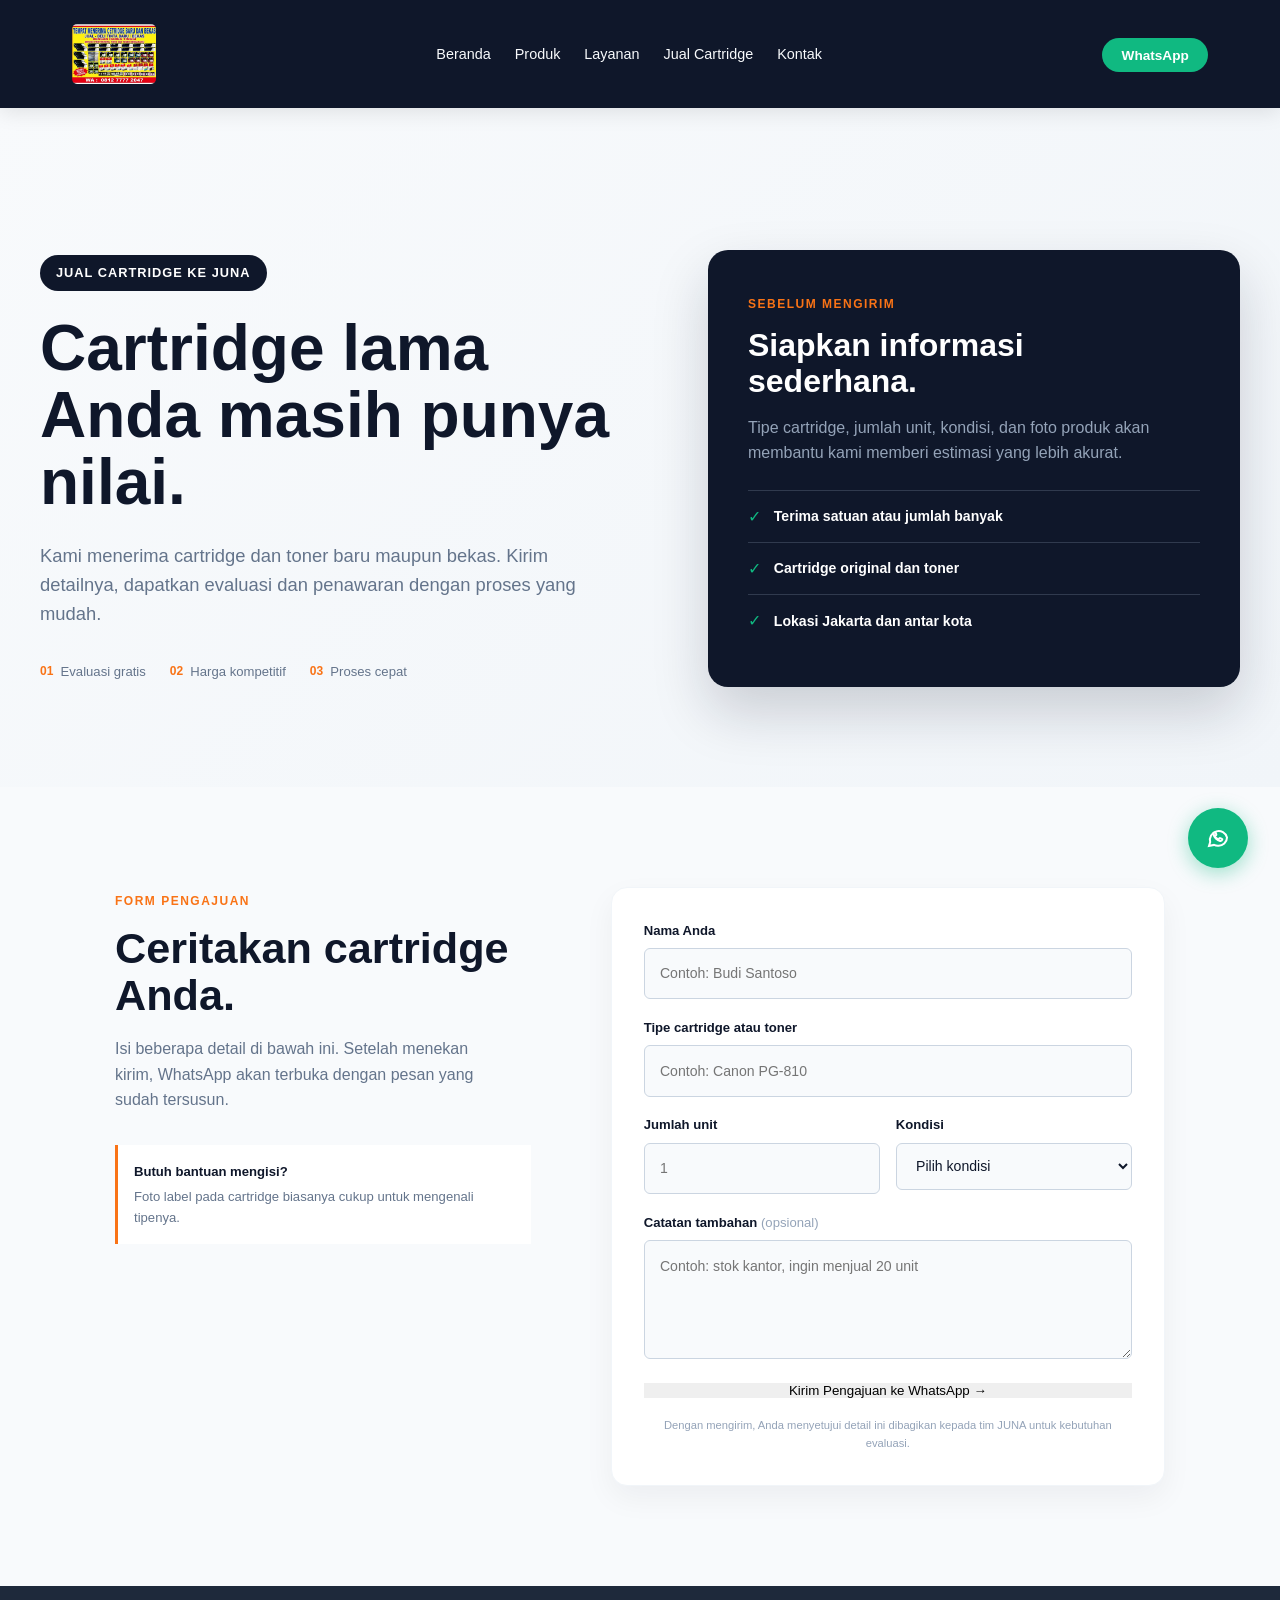
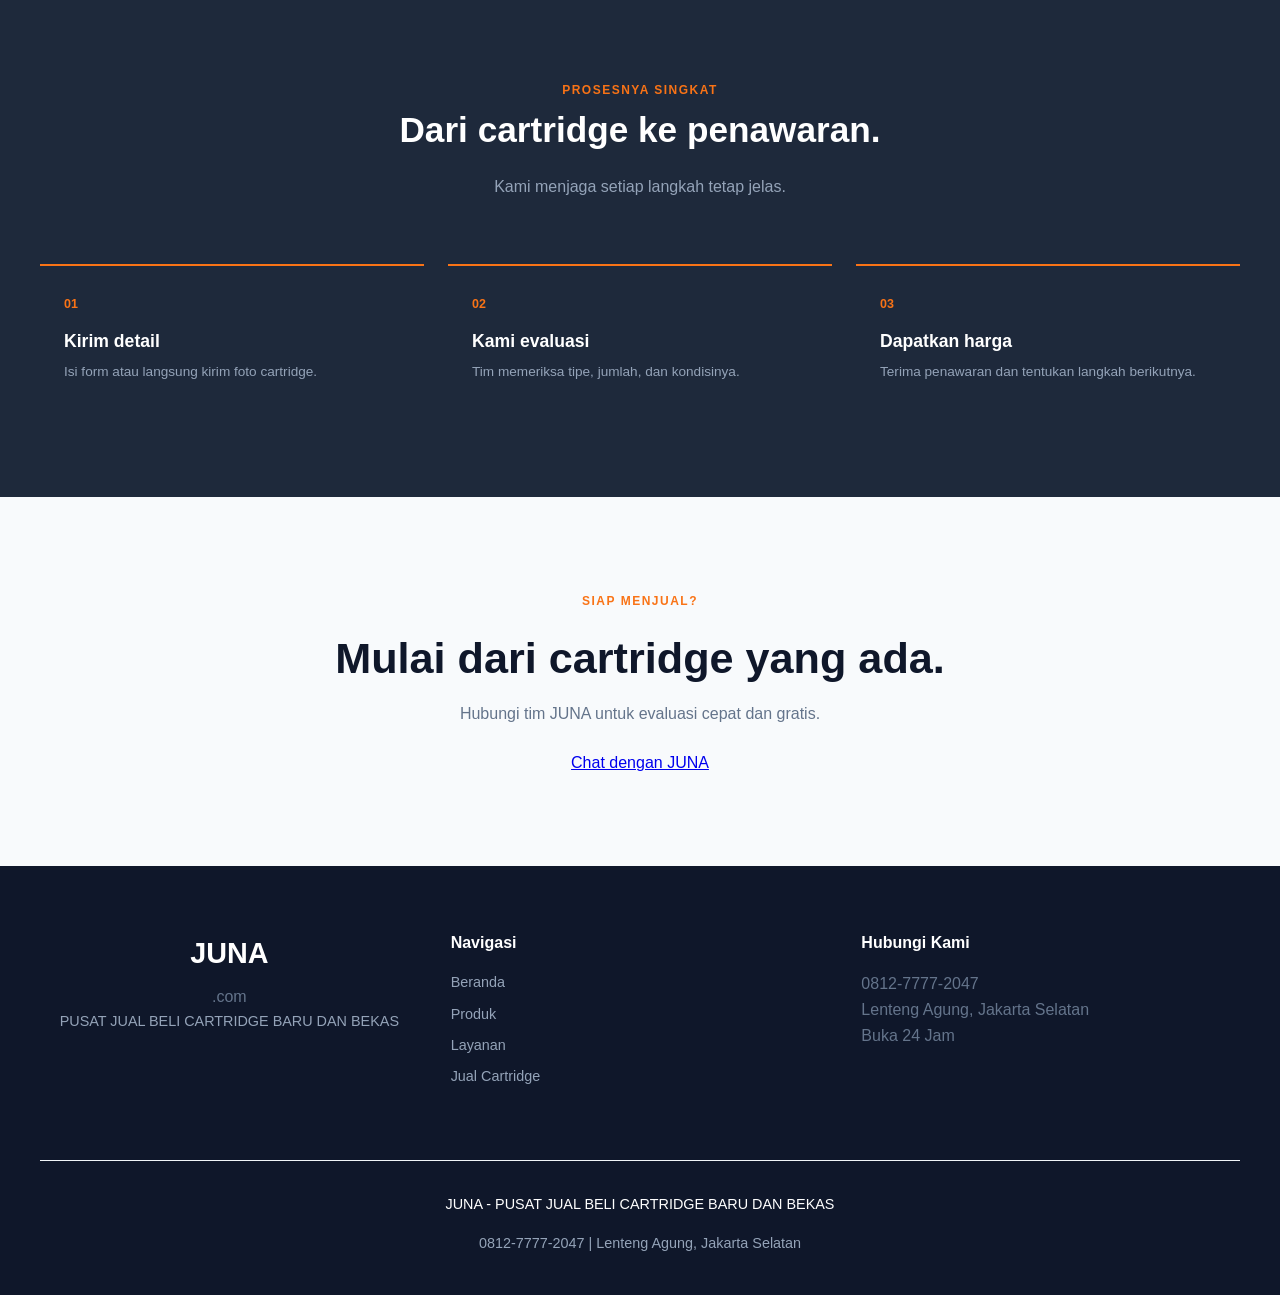
<file: jual.html>
<!doctype html>
<html lang="id">
  <head>
    <meta charset="UTF-8" />
    <meta name="viewport" content="width=device-width, initial-scale=1.0" />
    <title>Jual Cartridge ke JUNA</title>
    <link rel="stylesheet" href="css/nota.css" />
    <link rel="icon" type="image/png" href="favicon.png">
  </head>
  <body>
    <div class="floating-wa">
      <a
        href="https://wa.me/6281277772047"
        target="_blank"
        class="btn-whatsapp"
        aria-label="Chat WhatsApp JUNA"
        ><svg
          width="24"
          height="24"
          viewBox="0 0 24 24"
          fill="none"
          stroke="currentColor"
          stroke-width="2"
        >
          <path
            d="M21 11.5a8.38 8.38 0 0 1-9 8.3 8.5 8.5 0 0 1-4-.9L3 20l1.2-4a8.3 8.3 0 1 1 16.8-4.5z"
          />
          <path
            d="M8.5 9.5c.2 1.3 1.9 3 3.3 3.6.5.2.8.1 1.1-.2l.6-.7c.2-.2.4-.2.7-.1l1.8.8c.3.1.4.4.3.7-.3 1.1-1.3 1.5-2.2 1.3-3.1-.6-6-3.4-6.6-6.5-.2-.9.2-1.9 1.3-2.2.3-.1.6 0 .7.3l.8 1.8c.1.3.1.5-.1.7l-.7.6c-.3.2-.4.6-.2.9z"
          /></svg
      ></a>
    </div>
    <nav class="navbar">
      <div class="container">
        <a href="index.html" class="logo">
          <img src="favicon.png" alt="Logo JUNA" class="logo-img" />
        </a>
        <button class="nav-toggle" type="button" aria-label="Buka menu navigasi" aria-expanded="false">
          <span></span>
          <span></span>
          <span></span>
        </button>
        <ul class="nav-links">
          <li><a href="index.html">Beranda</a></li>
          <li><a href="produk.html">Produk</a></li>
          <li><a href="layanan.html">Layanan</a></li>
          <li><a href="jual.html">Jual Cartridge</a></li>
          <li><a href="kontak.html">Kontak</a></li>
        </ul>
        <div class="nav-cta">
          <a
            href="https://wa.me/6281277772047"
            class="btn-whatsapp"
            target="_blank"
            >WhatsApp</a
          >
        </div>
      </div>
    </nav>
    <main>
      <section class="sell-hero">
        <div class="container sell-hero-grid">
          <div class="sell-hero-copy">
            <span class="badge">Jual Cartridge ke JUNA</span>
            <h1>Cartridge lama Anda masih punya nilai.</h1>
            <p>
              Kami menerima cartridge dan toner baru maupun bekas. Kirim
              detailnya, dapatkan evaluasi dan penawaran dengan proses yang
              mudah.
            </p>
            <div class="sell-points">
              <span><strong>01</strong>Evaluasi gratis</span
              ><span><strong>02</strong>Harga kompetitif</span
              ><span><strong>03</strong>Proses cepat</span>
            </div>
          </div>
          <div class="sell-hero-note">
            <span class="eyebrow">SEBELUM MENGIRIM</span>
            <h2>Siapkan informasi sederhana.</h2>
            <p>
              Tipe cartridge, jumlah unit, kondisi, dan foto produk akan
              membantu kami memberi estimasi yang lebih akurat.
            </p>
            <div class="note-line">
              <span>&#10003;</span
              ><strong>Terima satuan atau jumlah banyak</strong>
            </div>
            <div class="note-line">
              <span>&#10003;</span><strong>Cartridge original dan toner</strong>
            </div>
            <div class="note-line">
              <span>&#10003;</span
              ><strong>Lokasi Jakarta dan antar kota</strong>
            </div>
          </div>
        </div>
      </section>

      <section class="sell-form-section" id="form-jual">
        <div class="container sell-layout">
          <div class="sell-form-intro">
            <span class="eyebrow">FORM PENGAJUAN</span>
            <h2>Ceritakan cartridge Anda.</h2>
            <p>
              Isi beberapa detail di bawah ini. Setelah menekan kirim, WhatsApp
              akan terbuka dengan pesan yang sudah tersusun.
            </p>
            <div class="sell-help">
              <strong>Butuh bantuan mengisi?</strong
              ><span
                >Foto label pada cartridge biasanya cukup untuk mengenali
                tipenya.</span
              >
            </div>
          </div>
          <form class="sell-form" id="sell-form">
            <div class="form-row">
              <label for="nama">Nama Anda</label
              ><input
                id="nama"
                name="nama"
                type="text"
                placeholder="Contoh: Budi Santoso"
                required
              />
            </div>
            <div class="form-row">
              <label for="produk-jual">Tipe cartridge atau toner</label
              ><input
                id="produk-jual"
                name="produk"
                type="text"
                placeholder="Contoh: Canon PG-810"
                required
              />
            </div>
            <div class="form-split">
              <div class="form-row">
                <label for="jumlah">Jumlah unit</label
                ><input
                  id="jumlah"
                  name="jumlah"
                  type="number"
                  min="1"
                  placeholder="1"
                  required
                />
              </div>
              <div class="form-row">
                <label for="kondisi">Kondisi</label
                ><select id="kondisi" name="kondisi" required>
                  <option value="" selected disabled>Pilih kondisi</option>
                  <option>Baru</option>
                  <option>Bekas, masih tersegel</option>
                  <option>Bekas, pernah dipakai</option>
                  <option>Tidak yakin</option>
                </select>
              </div>
            </div>
            <div class="form-row">
              <label for="catatan"
                >Catatan tambahan <span>(opsional)</span></label
              ><textarea
                id="catatan"
                name="catatan"
                rows="4"
                placeholder="Contoh: stok kantor, ingin menjual 20 unit"
              ></textarea>
            </div>
            <button class="btn btn-primary sell-submit" type="submit">
              Kirim Pengajuan ke WhatsApp
              <span aria-hidden="true">&#8594;</span>
            </button>
            <p class="form-caption">
              Dengan mengirim, Anda menyetujui detail ini dibagikan kepada tim
              JUNA untuk kebutuhan evaluasi.
            </p>
          </form>
        </div>
      </section>

      <section class="sell-process">
        <div class="container">
          <div class="section-title">
            <span class="eyebrow">PROSESNYA SINGKAT</span>
            <h2>Dari cartridge ke penawaran.</h2>
            <p>Kami menjaga setiap langkah tetap jelas.</p>
          </div>
          <div class="sell-process-grid">
            <div>
              <span>01</span>
              <h3>Kirim detail</h3>
              <p>Isi form atau langsung kirim foto cartridge.</p>
            </div>
            <div>
              <span>02</span>
              <h3>Kami evaluasi</h3>
              <p>Tim memeriksa tipe, jumlah, dan kondisinya.</p>
            </div>
            <div>
              <span>03</span>
              <h3>Dapatkan harga</h3>
              <p>Terima penawaran dan tentukan langkah berikutnya.</p>
            </div>
          </div>
        </div>
      </section>
      <section class="product-cta" id="kontak">
        <div class="container">
          <span class="eyebrow">SIAP MENJUAL?</span>
          <h2>Mulai dari cartridge yang ada.</h2>
          <p>Hubungi tim JUNA untuk evaluasi cepat dan gratis.</p>
          <a
            href="https://wa.me/6281277772047"
            class="btn-whatsapp"
            target="_blank"
            >Chat dengan JUNA</a
          >
        </div>
      </section>
    </main>
    <footer class="footer">
      <div class="container">
        <div class="grid">
          <div class="footer-brand">
            <span>JUNA</span>.com
            <p>PUSAT JUAL BELI CARTRIDGE BARU DAN BEKAS</p>
          </div>
          <div class="footer-links">
            <h3>Navigasi</h3>
            <a href="index.html">Beranda</a><a href="produk.html">Produk</a
            ><a href="layanan.html">Layanan</a
            ><a href="jual.html">Jual Cartridge</a>
          </div>
          <div class="footer-links">
            <h3>Hubungi Kami</h3>
            <p>0812-7777-2047</p>
            <p>Lenteng Agung, Jakarta Selatan</p>
            <p>Buka 24 Jam</p>
          </div>
        </div>
        <div class="footer-bottom">
          <p>JUNA - PUSAT JUAL BELI CARTRIDGE BARU DAN BEKAS</p>
          <p>0812-7777-2047 | Lenteng Agung, Jakarta Selatan</p>
        </div>
      </div>
    </footer>
    <script src="script.js"></script>
  </body>
</html>
</file>
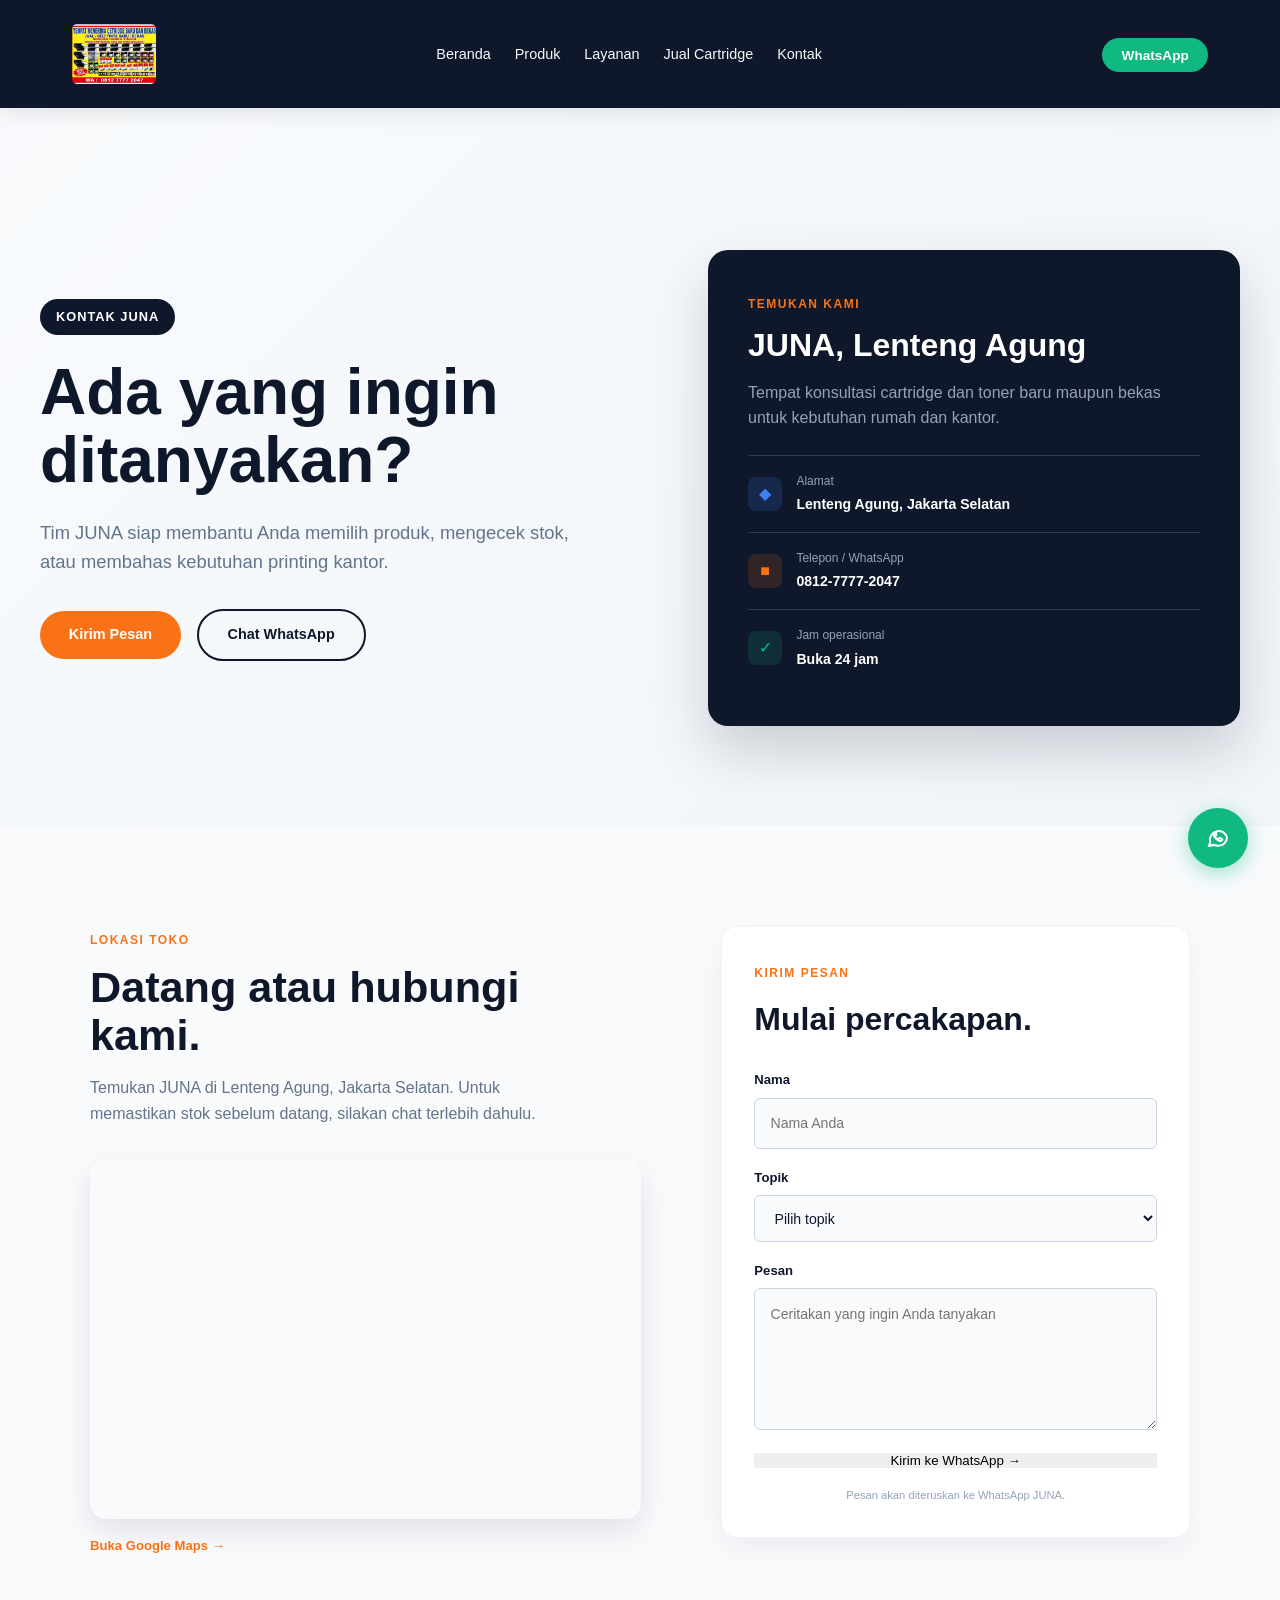
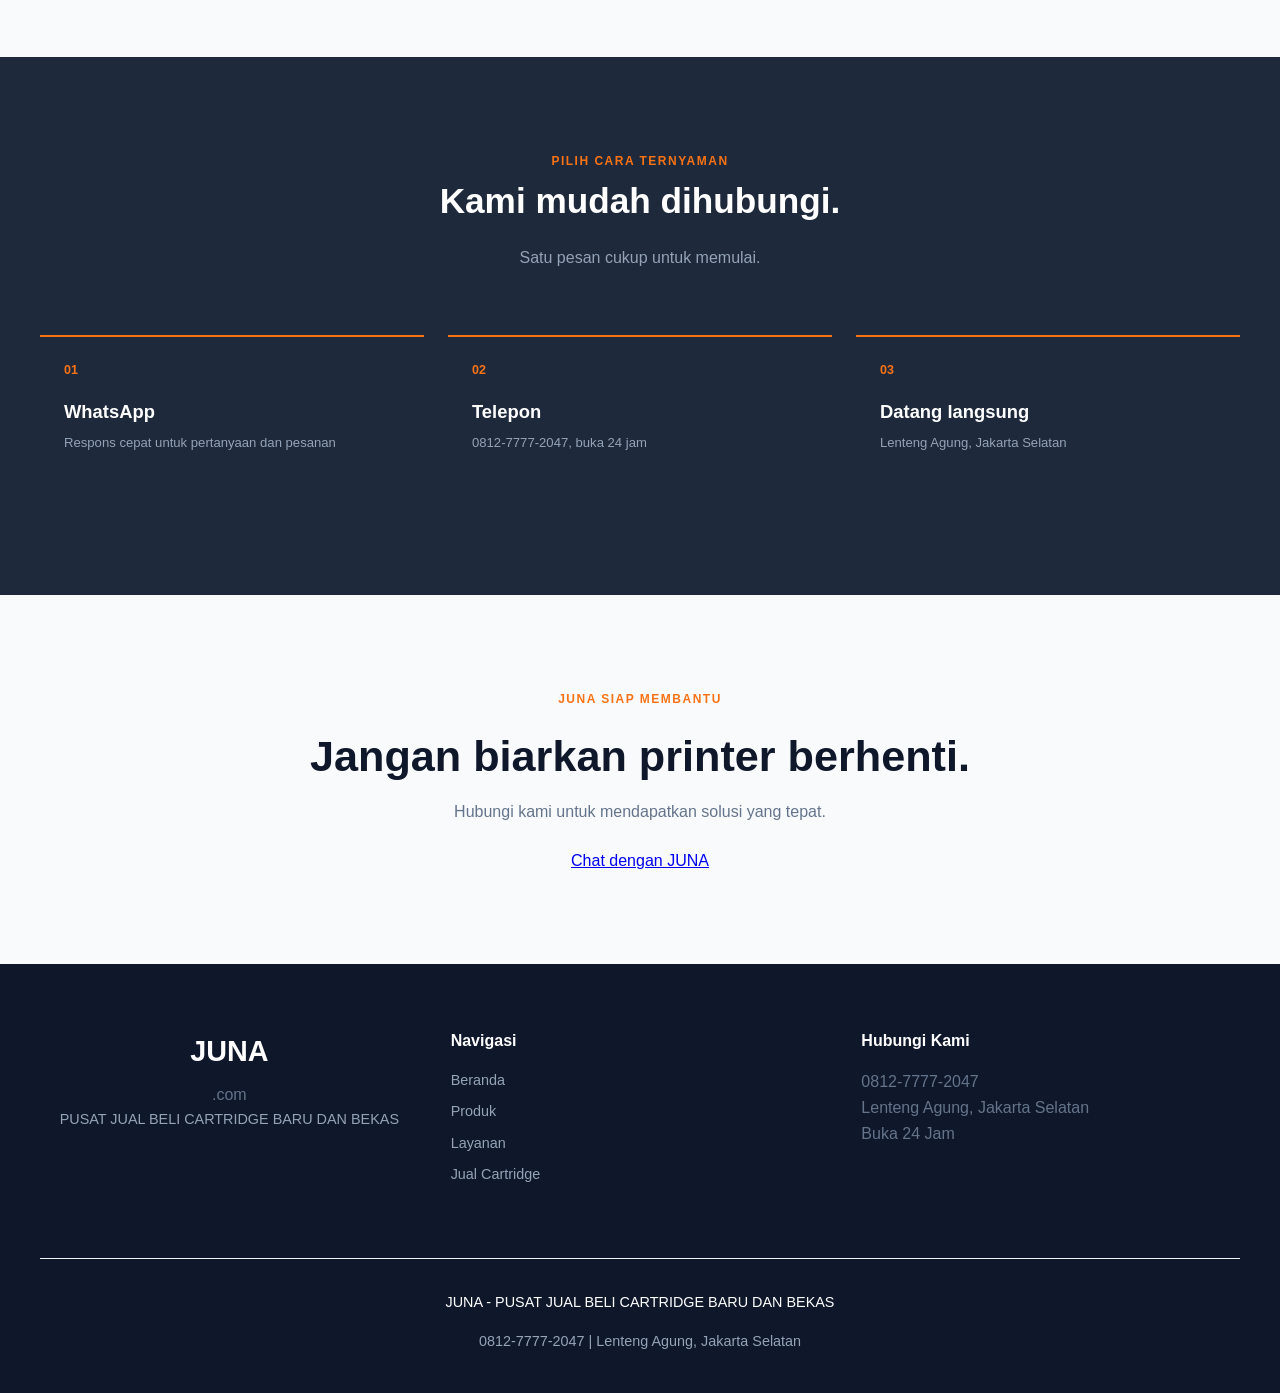
<file: kontak.html>
<!doctype html>
<html lang="id">
  <head>
    <meta charset="UTF-8" />
    <meta name="viewport" content="width=device-width, initial-scale=1.0" />
    <title>Kontak JUNA - Hubungi Kami</title>
    <link rel="stylesheet" href="css/nota.css" />
    <link rel="icon" type="image/png" href="favicon.png">
  </head>
  <body>
    <div class="floating-wa">
      <a
        href="https://wa.me/6281277772047"
        target="_blank"
        class="btn-whatsapp"
        aria-label="Chat WhatsApp JUNA"
        ><svg
          width="24"
          height="24"
          viewBox="0 0 24 24"
          fill="none"
          stroke="currentColor"
          stroke-width="2"
        >
          <path
            d="M21 11.5a8.38 8.38 0 0 1-9 8.3 8.5 8.5 0 0 1-4-.9L3 20l1.2-4a8.3 8.3 0 1 1 16.8-4.5z"
          />
          <path
            d="M8.5 9.5c.2 1.3 1.9 3 3.3 3.6.5.2.8.1 1.1-.2l.6-.7c.2-.2.4-.2.7-.1l1.8.8c.3.1.4.6.3.7-.3 1.1-1.3 1.5-2.2 1.3-3.1-.6-6-3.4-6.6-6.5-.2-.9.2-1.9 1.3-2.2-.3-.1.6 0 .7.3l.8 1.8c.1.3.1.5-.1.7l-.7.6c-.3.2-.4.6-.2.9z"
          /></svg
      ></a>
    </div>
    <nav class="navbar">
      <div class="container">
        <a href="index.html" class="logo">
          <img src="favicon.png" alt="Logo JUNA" class="logo-img" />
        </a><button
          class="nav-toggle"
          type="button"
          aria-label="Buka menu navigasi"
          aria-expanded="false"
        >
          <span></span><span></span><span></span>
        </button>
        <ul class="nav-links">
          <li><a href="index.html">Beranda</a></li>
          <li><a href="produk.html">Produk</a></li>
          <li><a href="layanan.html">Layanan</a></li>
          <li><a href="jual.html">Jual Cartridge</a></li>
          <li><a href="kontak.html">Kontak</a></li>
        </ul>
        <div class="nav-cta">
          <a
            href="https://wa.me/6281277772047"
            class="btn-whatsapp"
            target="_blank"
            >WhatsApp</a
          >
        </div>
      </div>
    </nav>
    <main>
      <section class="contact-hero">
        <div class="container contact-hero-grid">
          <div class="contact-hero-copy">
            <span class="badge">Kontak JUNA</span>
            <h1>Ada yang ingin ditanyakan?</h1>
            <p>
              Tim JUNA siap membantu Anda memilih produk, mengecek stok, atau
              membahas kebutuhan printing kantor.
            </p>
            <div class="hero-cta">
              <a href="#pesan" class="btn btn-primary">Kirim Pesan</a
              ><a
                href="https://wa.me/6281277772047"
                class="btn btn-secondary"
                target="_blank"
                >Chat WhatsApp</a
              >
            </div>
          </div>
          <div class="contact-info-card">
            <span class="eyebrow">TEMUKAN KAMI</span>
            <h2>JUNA, Lenteng Agung</h2>
            <p>
              Tempat konsultasi cartridge dan toner baru maupun bekas untuk
              kebutuhan rumah dan kantor.
            </p>
            <div class="contact-detail">
              <span class="contact-detail-icon">&#9670;</span>
              <div>
                <small>Alamat</small
                ><strong>Lenteng Agung, Jakarta Selatan</strong>
              </div>
            </div>
            <div class="contact-detail">
              <span class="contact-detail-icon orange-icon">&#9632;</span>
              <div>
                <small>Telepon / WhatsApp</small><strong>0812-7777-2047</strong>
              </div>
            </div>
            <div class="contact-detail">
              <span class="contact-detail-icon green-icon">&#10003;</span>
              <div>
                <small>Jam operasional</small><strong>Buka 24 jam</strong>
              </div>
            </div>
          </div>
        </div>
      </section>

      <section class="contact-main" id="pesan">
        <div class="container contact-layout">
          <div class="contact-map-wrap">
            <div class="contact-section-heading">
              <span class="eyebrow">LOKASI TOKO</span>
              <h2>Datang atau hubungi kami.</h2>
              <p>
                Temukan JUNA di Lenteng Agung, Jakarta Selatan. Untuk memastikan
                stok sebelum datang, silakan chat terlebih dahulu.
              </p>
            </div>
            <div class="contact-map">
              <iframe
                src="https://www.google.com/maps?q=-6.3328429,106.835168&hl=id&z=17&output=embed"
                title="Lokasi JUNA di Lenteng Agung"
                loading="lazy"
                referrerpolicy="no-referrer-when-downgrade"
              ></iframe>
            </div>
            <a
              href="https://www.google.com/maps/place/6%C2%B019'58.2%22S+106%C2%B050'06.6%22E/@-6.3328429,106.8325931,17z"
              class="map-link"
              target="_blank"
              >Buka Google Maps &#8594;</a
            >
          </div>
          <form class="contact-form" id="contact-form">
            <span class="eyebrow">KIRIM PESAN</span>
            <h2>Mulai percakapan.</h2>
            <div class="form-row">
              <label for="contact-nama">Nama</label
              ><input
                id="contact-nama"
                name="nama"
                type="text"
                placeholder="Nama Anda"
                required
              />
            </div>
            <div class="form-row">
              <label for="contact-topik">Topik</label
              ><select id="contact-topik" name="topik" required>
                <option value="" selected disabled>Pilih topik</option>
                <option>Cek stok produk</option>
                <option>Konsultasi printer</option>
                <option>Jual cartridge</option>
                <option>Pesanan kantor</option>
                <option>Lainnya</option>
              </select>
            </div>
            <div class="form-row">
              <label for="contact-pesan">Pesan</label
              ><textarea
                id="contact-pesan"
                name="pesan"
                rows="5"
                placeholder="Ceritakan yang ingin Anda tanyakan"
                required
              ></textarea>
            </div>
            <button class="btn btn-primary contact-submit" type="submit">
              Kirim ke WhatsApp <span aria-hidden="true">&#8594;</span>
            </button>
            <p class="form-caption">Pesan akan diteruskan ke WhatsApp JUNA.</p>
          </form>
        </div>
      </section>

      <section class="contact-channels">
        <div class="container">
          <div class="section-title">
            <span class="eyebrow">PILIH CARA TERNYAMAN</span>
            <h2>Kami mudah dihubungi.</h2>
            <p>Satu pesan cukup untuk memulai.</p>
          </div>
          <div class="channel-grid">
            <a href="https://wa.me/6281277772047" target="_blank"
              ><span>01</span><strong>WhatsApp</strong
              ><small>Respons cepat untuk pertanyaan dan pesanan</small></a
            ><a href="tel:+6281277772047"
              ><span>02</span><strong>Telepon</strong
              ><small>0812-7777-2047, buka 24 jam</small></a
            ><a
              href="https://www.google.com/maps/place/6%C2%B019'58.2%22S+106%C2%B050'06.6%22E/@-6.3328429,106.8325931,17z"
              target="_blank"
              ><span>03</span><strong>Datang langsung</strong
              ><small>Lenteng Agung, Jakarta Selatan</small></a
            >
          </div>
        </div>
      </section>
      <section class="product-cta">
        <div class="container">
          <span class="eyebrow">JUNA SIAP MEMBANTU</span>
          <h2>Jangan biarkan printer berhenti.</h2>
          <p>Hubungi kami untuk mendapatkan solusi yang tepat.</p>
          <a
            href="https://wa.me/6281277772047"
            class="btn-whatsapp"
            target="_blank"
            >Chat dengan JUNA</a
          >
        </div>
      </section>
    </main>
    <footer class="footer">
      <div class="container">
        <div class="grid">
          <div class="footer-brand">
            <span>JUNA</span>.com
            <p>PUSAT JUAL BELI CARTRIDGE BARU DAN BEKAS</p>
          </div>
          <div class="footer-links">
            <h3>Navigasi</h3>
            <a href="index.html">Beranda</a><a href="produk.html">Produk</a
            ><a href="layanan.html">Layanan</a
            ><a href="jual.html">Jual Cartridge</a>
          </div>
          <div class="footer-links">
            <h3>Hubungi Kami</h3>
            <p>0812-7777-2047</p>
            <p>Lenteng Agung, Jakarta Selatan</p>
            <p>Buka 24 Jam</p>
          </div>
        </div>
        <div class="footer-bottom">
          <p>JUNA - PUSAT JUAL BELI CARTRIDGE BARU DAN BEKAS</p>
          <p>0812-7777-2047 | Lenteng Agung, Jakarta Selatan</p>
        </div>
      </div>
    </footer>
    <script src="script.js"></script>
  </body>
</html>
</file>
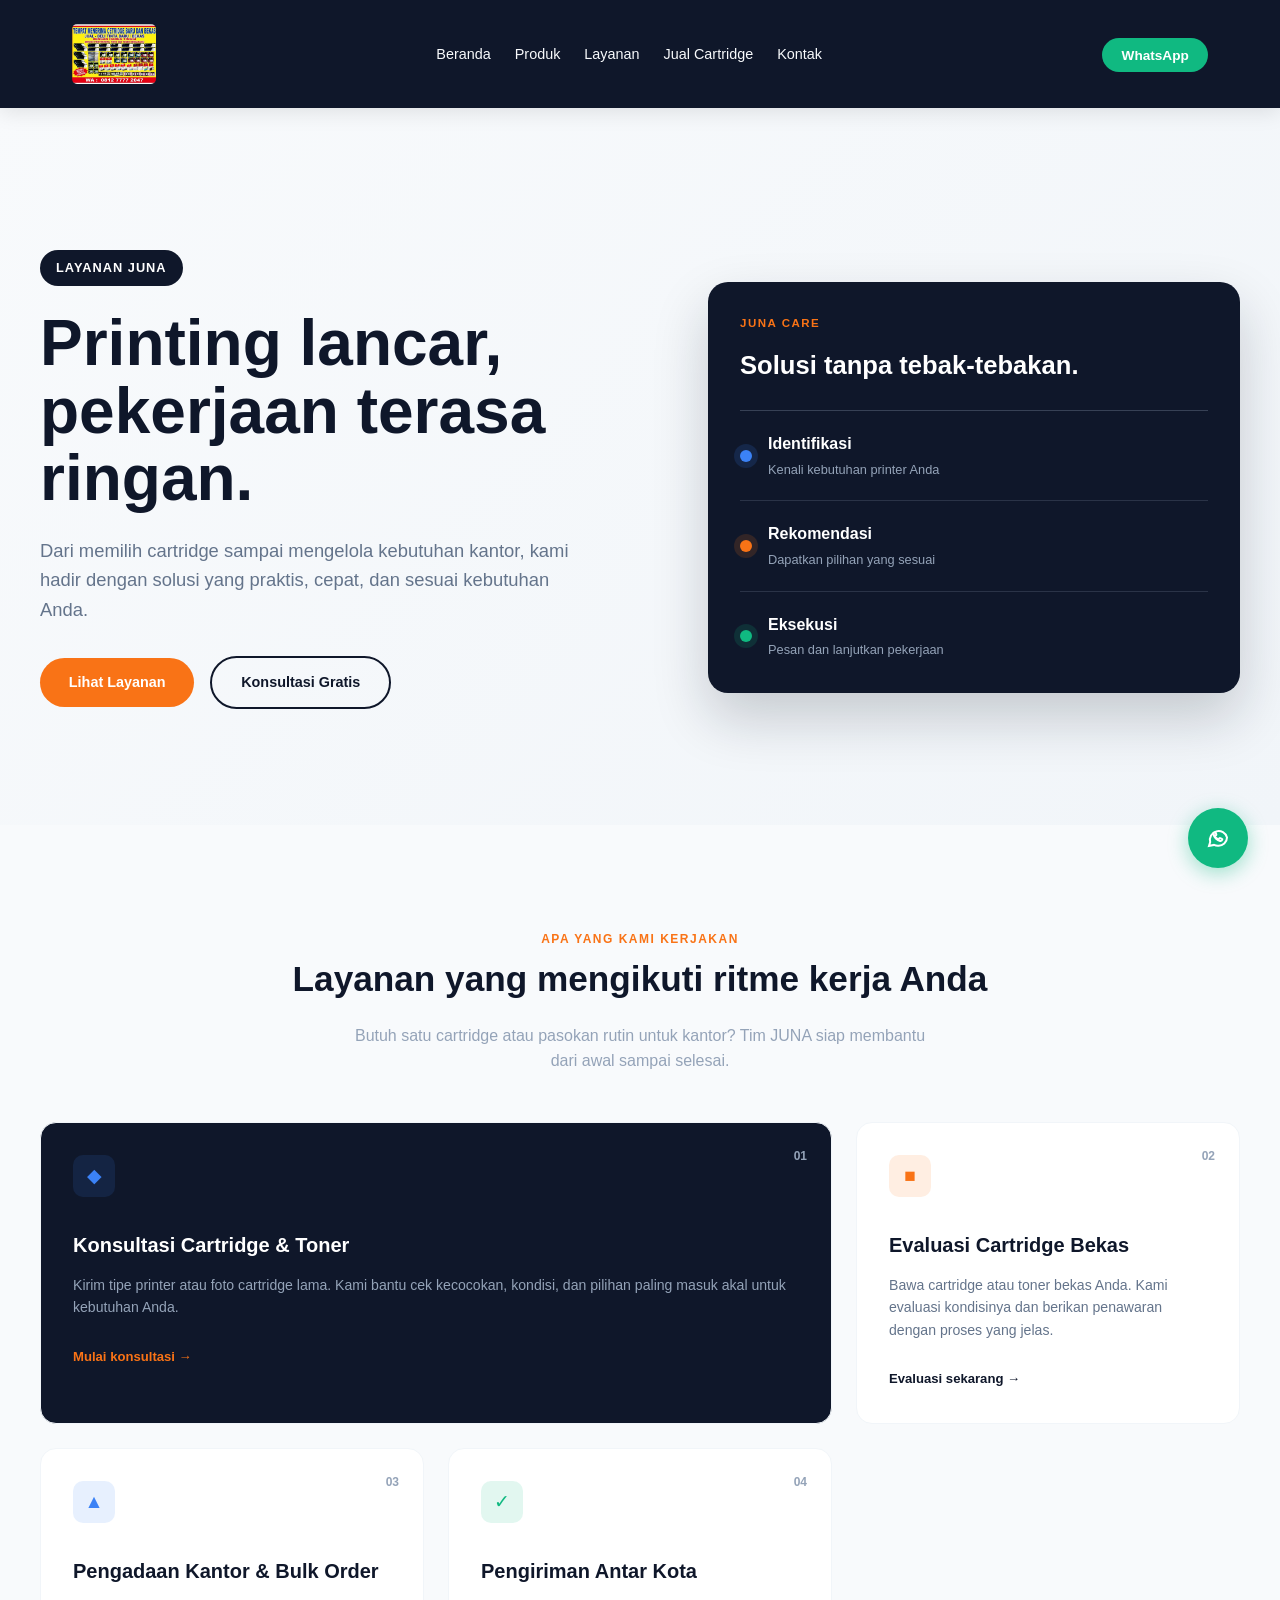
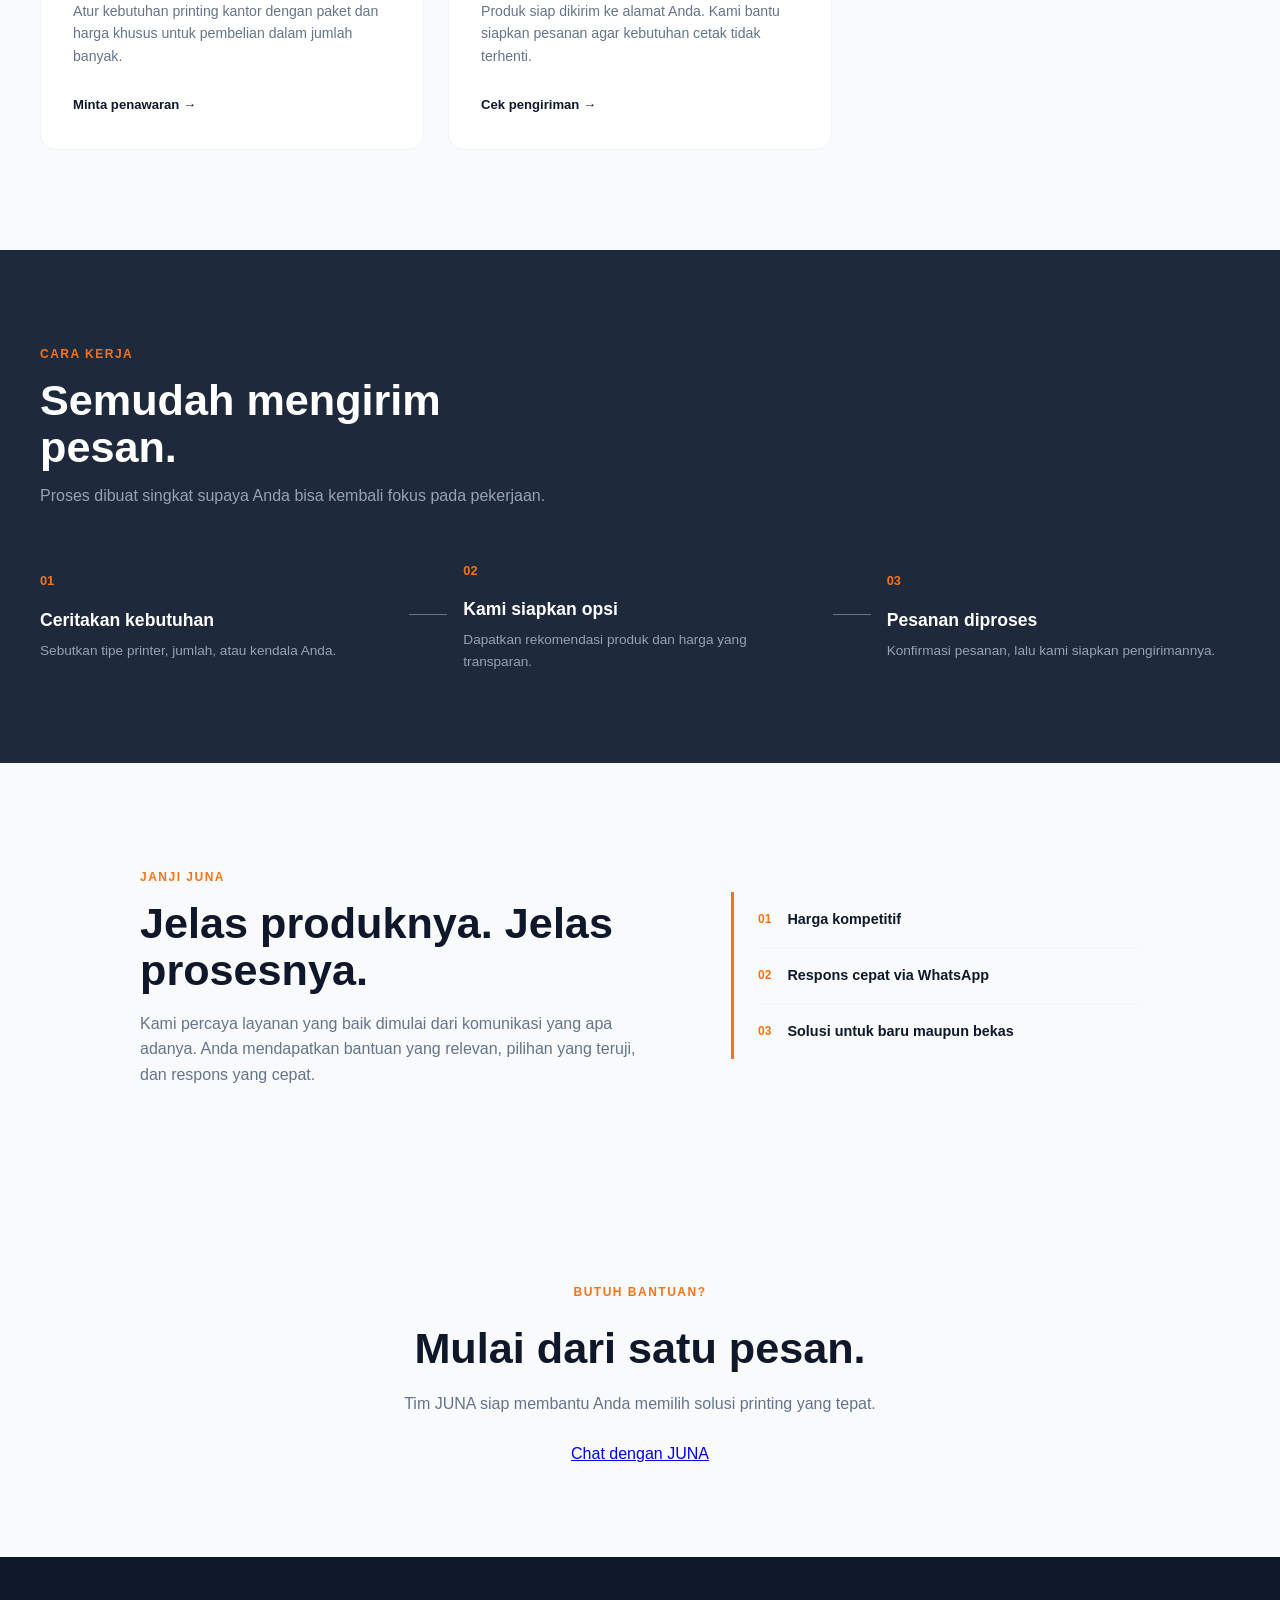
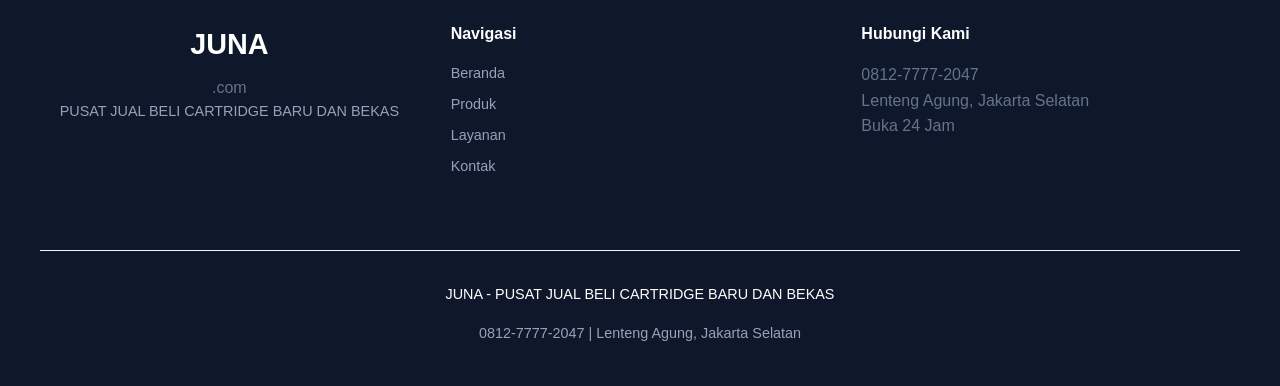
<file: layanan.html>
<!doctype html>
<html lang="id">
  <head>
    <meta charset="UTF-8" />
    <meta name="viewport" content="width=device-width, initial-scale=1.0" />
    <title>Layanan JUNA - Solusi Printing Anda</title>
    <link rel="stylesheet" href="css/nota.css" />
    <link rel="icon" type="image/png" href="favicon.png">
  </head>
  <body>
    <div class="floating-wa">
      <a
        href="https://wa.me/6281277772047"
        target="_blank"
        class="btn-whatsapp"
        aria-label="Chat WhatsApp JUNA"
        ><svg
          width="24"
          height="24"
          viewBox="0 0 24 24"
          fill="none"
          stroke="currentColor"
          stroke-width="2"
        >
          <path
            d="M21 11.5a8.38 8.38 0 0 1-9 8.3 8.5 8.5 0 0 1-4-.9L3 20l1.2-4a8.3 8.3 0 1 1 16.8-4.5z"
          />
          <path
            d="M8.5 9.5c.2 1.3 1.9 3 3.3 3.6.5.2.8.1 1.1-.2l.6-.7c.2-.2.4-.2.7-.1l1.8.8c.3.1.4.4.3.7-.3 1.1-1.3 1.5-2.2 1.3-3.1-.6-6-3.4-6.6-6.5-.2-.9.2-1.9 1.3-2.2.3-.1.6 0 .7.3l.8 1.8c.1.3.1.5-.1.7l-.7.6c-.3.2-.4.6-.2.9z"
          /></svg
      ></a>
    </div>
    <nav class="navbar">
          <div class="container">
        <a href="index.html" class="logo">
          <img src="favicon.png" alt="Logo JUNA" class="logo-img" />
        </a>
        <button class="nav-toggle" type="button" aria-label="Buka menu navigasi" aria-expanded="false">
          <span></span>
          <span></span>
          <span></span>
        </button>
        <ul class="nav-links">
          <li><a href="index.html">Beranda</a></li>
          <li><a href="produk.html">Produk</a></li>
          <li><a href="layanan.html">Layanan</a></li>
          <li><a href="jual.html">Jual Cartridge</a>
          </li>
          <li><a href="#kontak">Kontak</a></li>
        </ul>
        <div class="nav-cta">
          <a
            href="https://wa.me/6281277772047"
            class="btn-whatsapp"
            target="_blank"
            >WhatsApp</a
          >
        </div>
      </div>
    </nav>
    <main>
      <section class="service-hero">
        <div class="container service-hero-grid">
          <div class="service-hero-copy">
            <span class="badge">Layanan JUNA</span>
            <h1>Printing lancar, pekerjaan terasa ringan.</h1>
            <p>
              Dari memilih cartridge sampai mengelola kebutuhan kantor, kami
              hadir dengan solusi yang praktis, cepat, dan sesuai kebutuhan
              Anda.
            </p>
            <div class="hero-cta">
              <a href="#layanan-utama" class="btn btn-primary">Lihat Layanan</a
              ><a
                href="https://wa.me/6281277772047"
                class="btn btn-secondary"
                target="_blank"
                >Konsultasi Gratis</a
              >
            </div>
          </div>
          <div class="service-hero-panel">
            <div class="service-panel-top">
              <span>JUNA CARE</span><strong>Solusi tanpa tebak-tebakan.</strong>
            </div>
            <div class="service-panel-line">
              <span class="service-panel-dot"></span>
              <div>
                <strong>Identifikasi</strong
                ><small>Kenali kebutuhan printer Anda</small>
              </div>
            </div>
            <div class="service-panel-line">
              <span class="service-panel-dot orange"></span>
              <div>
                <strong>Rekomendasi</strong
                ><small>Dapatkan pilihan yang sesuai</small>
              </div>
            </div>
            <div class="service-panel-line">
              <span class="service-panel-dot green"></span>
              <div>
                <strong>Eksekusi</strong
                ><small>Pesan dan lanjutkan pekerjaan</small>
              </div>
            </div>
          </div>
        </div>
      </section>
      <section class="services-main" id="layanan-utama">
        <div class="container">
          <div class="section-title">
            <span class="eyebrow">APA YANG KAMI KERJAKAN</span>
            <h2>Layanan yang mengikuti ritme kerja Anda</h2>
            <p>
              Butuh satu cartridge atau pasokan rutin untuk kantor? Tim JUNA
              siap membantu dari awal sampai selesai.
            </p>
          </div>
          <div class="service-card-grid">
            <article class="service-card service-card-large">
              <div class="service-number">01</div>
              <div class="service-icon">&#9670;</div>
              <h3>Konsultasi Cartridge &amp; Toner</h3>
              <p>
                Kirim tipe printer atau foto cartridge lama. Kami bantu cek
                kecocokan, kondisi, dan pilihan paling masuk akal untuk
                kebutuhan Anda.
              </p>
              <a
                href="https://wa.me/6281277772047?text=Halo%20JUNA,%20saya%20ingin%20konsultasi%20cartridge"
                target="_blank"
                >Mulai konsultasi &#8594;</a
              >
            </article>
            <article class="service-card">
              <div class="service-number">02</div>
              <div class="service-icon orange-icon">&#9632;</div>
              <h3>Evaluasi Cartridge Bekas</h3>
              <p>
                Bawa cartridge atau toner bekas Anda. Kami evaluasi kondisinya
                dan berikan penawaran dengan proses yang jelas.
              </p>
              <a
                href="https://wa.me/6281277772047?text=Halo%20JUNA,%20saya%20ingin%20evaluasi%20cartridge%20bekas"
                target="_blank"
                >Evaluasi sekarang &#8594;</a
              >
            </article>
            <article class="service-card">
              <div class="service-number">03</div>
              <div class="service-icon blue-icon">&#9650;</div>
              <h3>Pengadaan Kantor &amp; Bulk Order</h3>
              <p>
                Atur kebutuhan printing kantor dengan paket dan harga khusus
                untuk pembelian dalam jumlah banyak.
              </p>
              <a
                href="https://wa.me/6281277772047?text=Halo%20JUNA,%20saya%20ingin%20penawaran%20bulk%20order"
                target="_blank"
                >Minta penawaran &#8594;</a
              >
            </article>
            <article class="service-card">
              <div class="service-number">04</div>
              <div class="service-icon green-icon">&#10003;</div>
              <h3>Pengiriman Antar Kota</h3>
              <p>
                Produk siap dikirim ke alamat Anda. Kami bantu siapkan pesanan
                agar kebutuhan cetak tidak terhenti.
              </p>
              <a
                href="https://wa.me/6281277772047?text=Halo%20JUNA,%20saya%20ingin%20cek%20pengiriman"
                target="_blank"
                >Cek pengiriman &#8594;</a
              >
            </article>
          </div>
        </div>
      </section>
      <section class="service-process">
        <div class="container">
          <div class="process-heading">
            <span class="eyebrow">CARA KERJA</span>
            <h2>Semudah mengirim pesan.</h2>
            <p>
              Proses dibuat singkat supaya Anda bisa kembali fokus pada
              pekerjaan.
            </p>
          </div>
          <div class="process-grid">
            <div class="process-item">
              <span>01</span>
              <h3>Ceritakan kebutuhan</h3>
              <p>Sebutkan tipe printer, jumlah, atau kendala Anda.</p>
            </div>
            <div class="process-connector"></div>
            <div class="process-item">
              <span>02</span>
              <h3>Kami siapkan opsi</h3>
              <p>Dapatkan rekomendasi produk dan harga yang transparan.</p>
            </div>
            <div class="process-connector"></div>
            <div class="process-item">
              <span>03</span>
              <h3>Pesanan diproses</h3>
              <p>Konfirmasi pesanan, lalu kami siapkan pengirimannya.</p>
            </div>
          </div>
        </div>
      </section>
      <section class="service-promise">
        <div class="container promise-grid">
          <div>
            <span class="eyebrow">JANJI JUNA</span>
            <h2>Jelas produknya. Jelas prosesnya.</h2>
            <p>
              Kami percaya layanan yang baik dimulai dari komunikasi yang apa
              adanya. Anda mendapatkan bantuan yang relevan, pilihan yang
              teruji, dan respons yang cepat.
            </p>
          </div>
          <div class="promise-list">
            <div><strong>01</strong><span>Harga kompetitif</span></div>
            <div>
              <strong>02</strong><span>Respons cepat via WhatsApp</span>
            </div>
            <div>
              <strong>03</strong><span>Solusi untuk baru maupun bekas</span>
            </div>
          </div>
        </div>
      </section>
      <section class="product-cta" id="kontak">
        <div class="container">
          <span class="eyebrow">BUTUH BANTUAN?</span>
          <h2>Mulai dari satu pesan.</h2>
          <p>Tim JUNA siap membantu Anda memilih solusi printing yang tepat.</p>
          <a
            href="https://wa.me/6281277772047"
            class="btn-whatsapp"
            target="_blank"
            >Chat dengan JUNA</a
          >
        </div>
      </section>
    </main>
    <footer class="footer">
      <div class="container">
        <div class="grid">
          <div class="footer-brand">
            <span>JUNA</span>.com
            <p>PUSAT JUAL BELI CARTRIDGE BARU DAN BEKAS</p>
          </div>
          <div class="footer-links">
            <h3>Navigasi</h3>
            <a href="index.html">Beranda</a><a href="produk.html">Produk</a
            ><a href="layanan.html">Layanan</a><a href="kontak.html">Kontak</a>
          </div>
          <div class="footer-links">
            <h3>Hubungi Kami</h3>
            <p>0812-7777-2047</p>
            <p>Lenteng Agung, Jakarta Selatan</p>
            <p>Buka 24 Jam</p>
          </div>
        </div>
        <div class="footer-bottom">
          <p>JUNA - PUSAT JUAL BELI CARTRIDGE BARU DAN BEKAS</p>
          <p>0812-7777-2047 | Lenteng Agung, Jakarta Selatan</p>
        </div>
      </div>
    </footer>
    <script src="script.js"></script>
  </body>
</html>
</file>
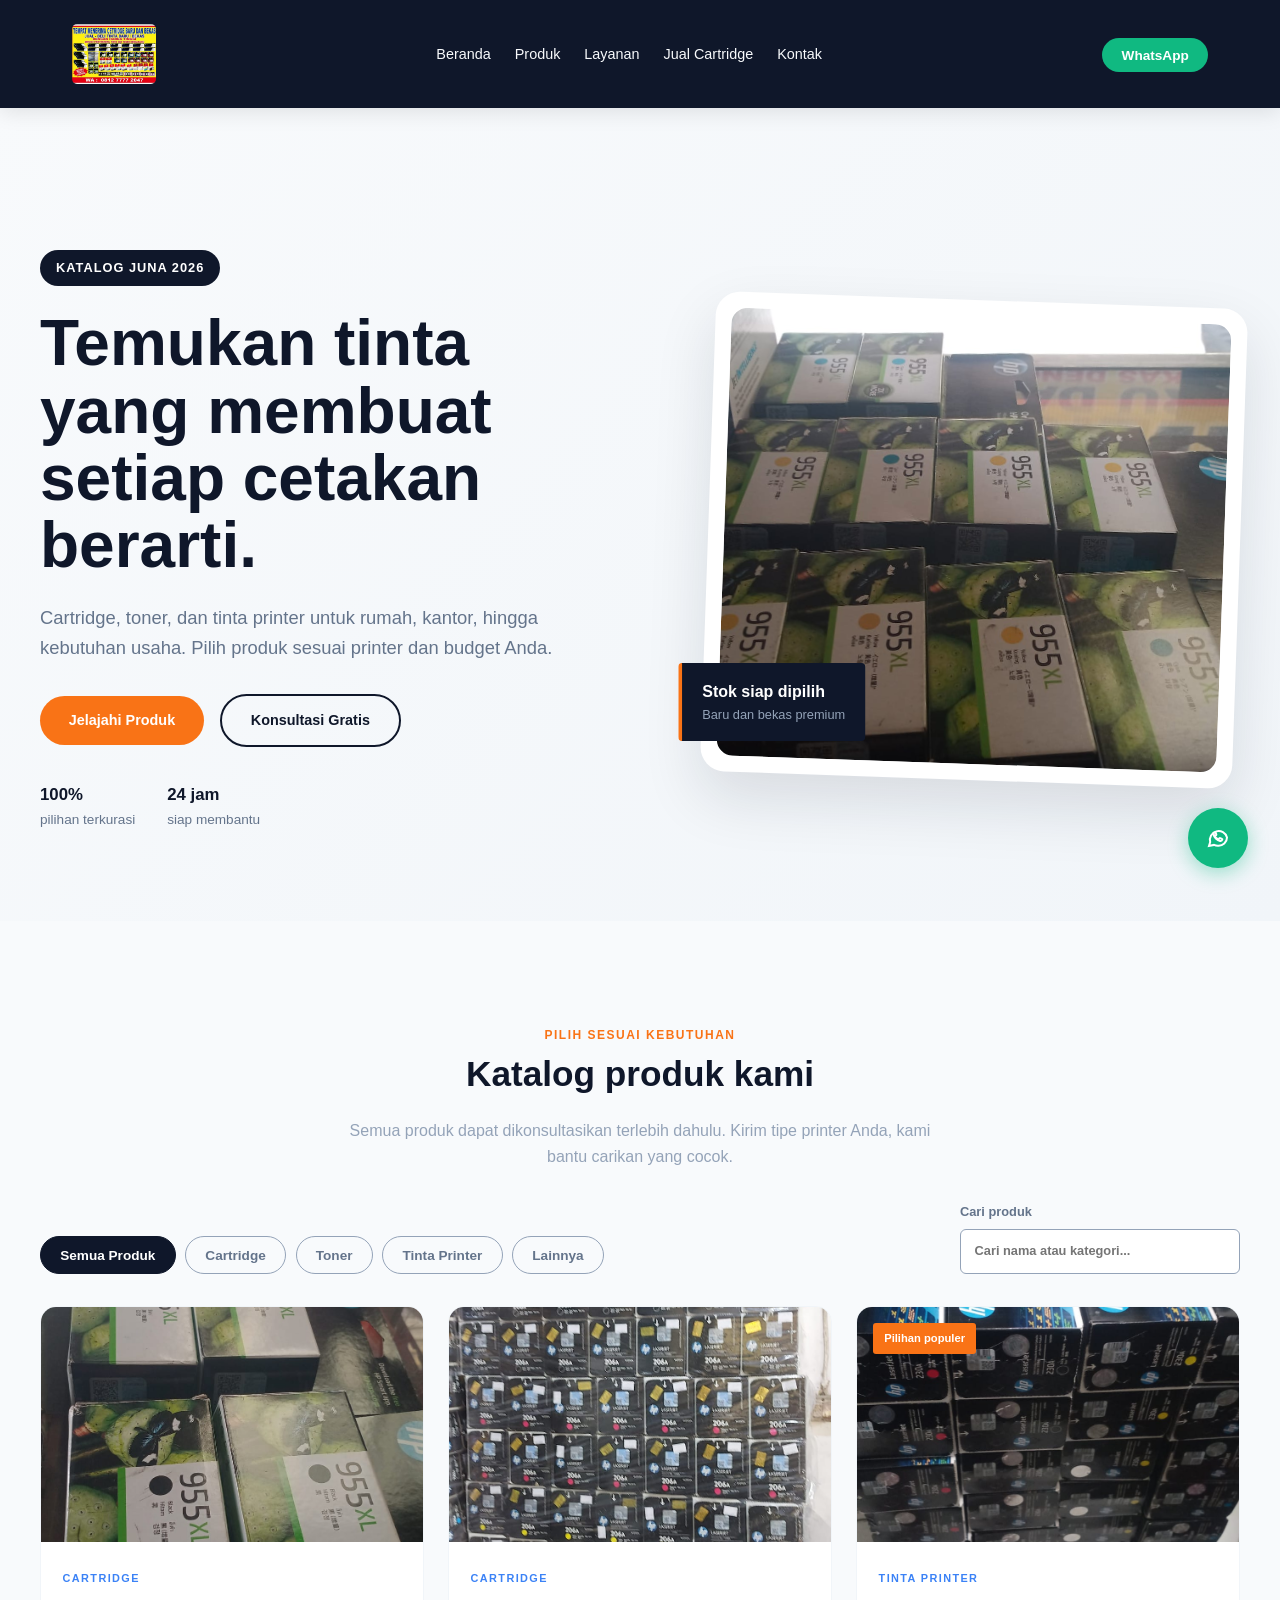
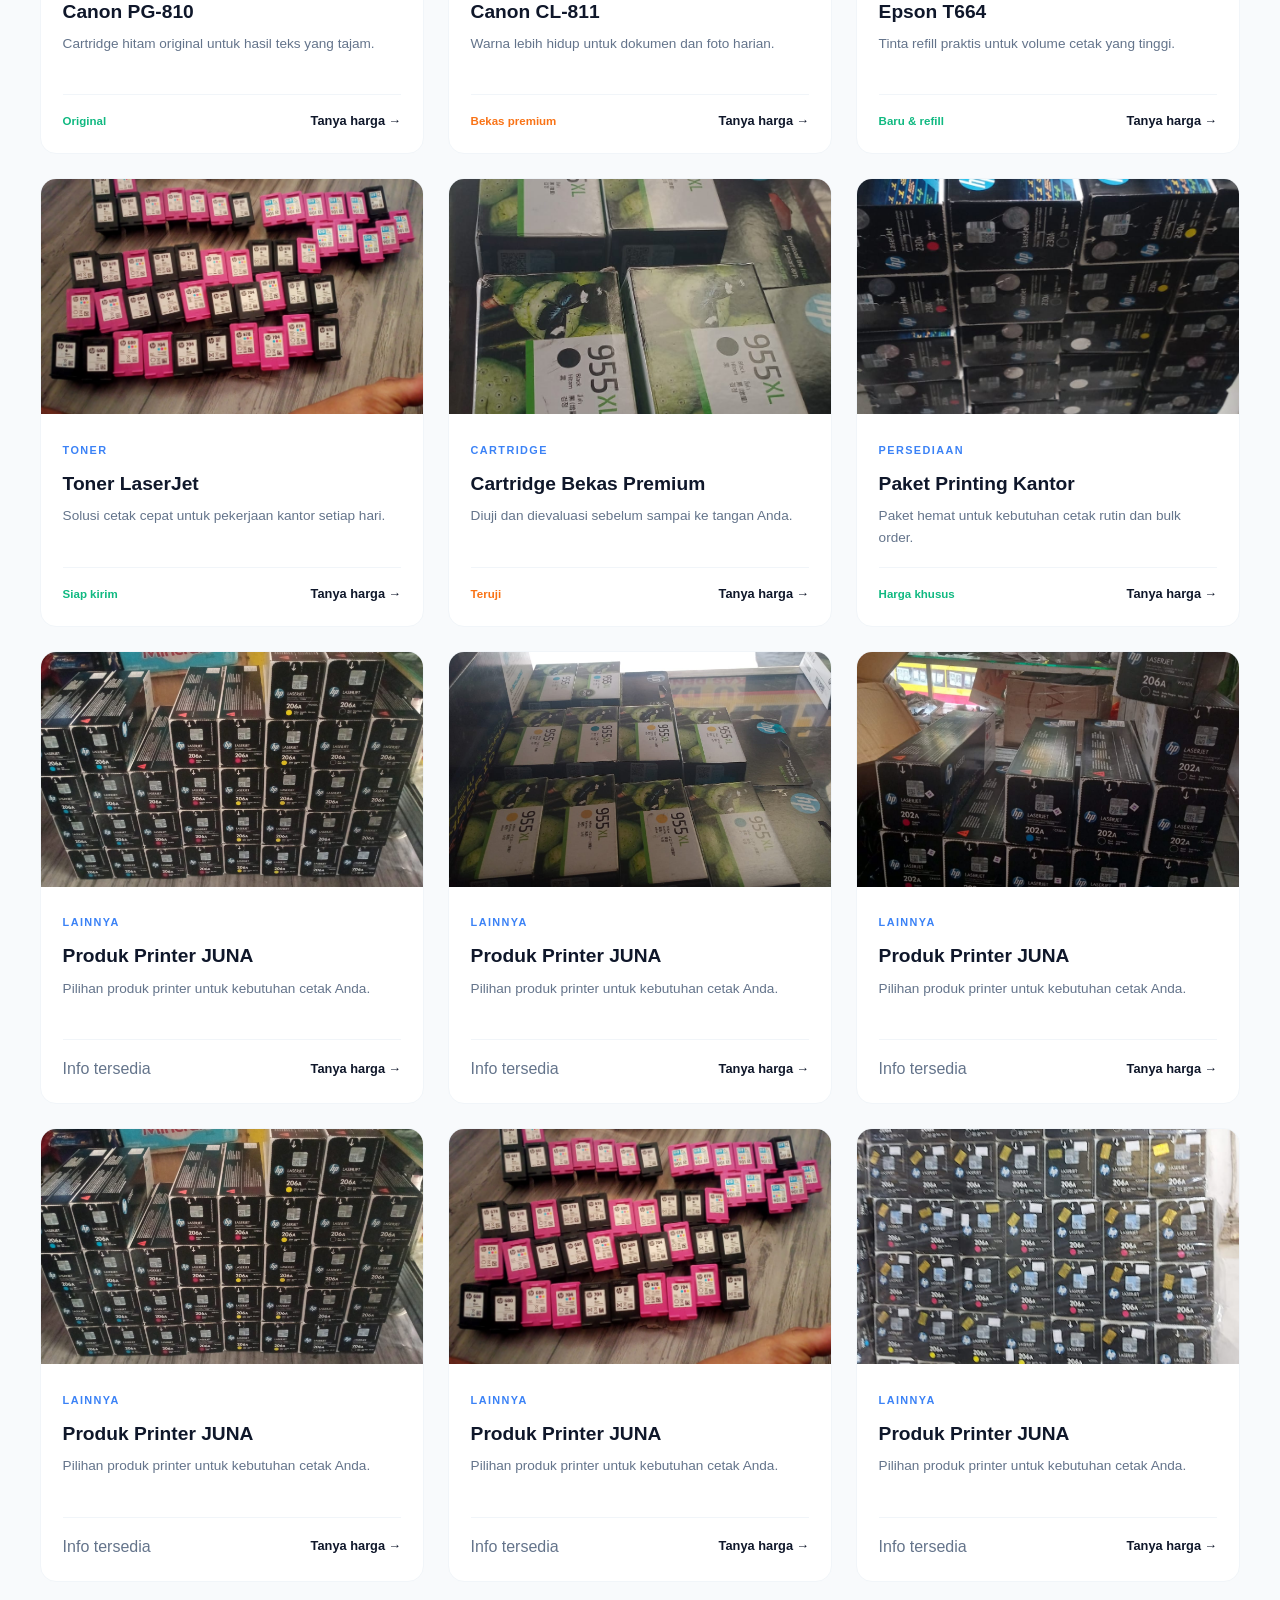
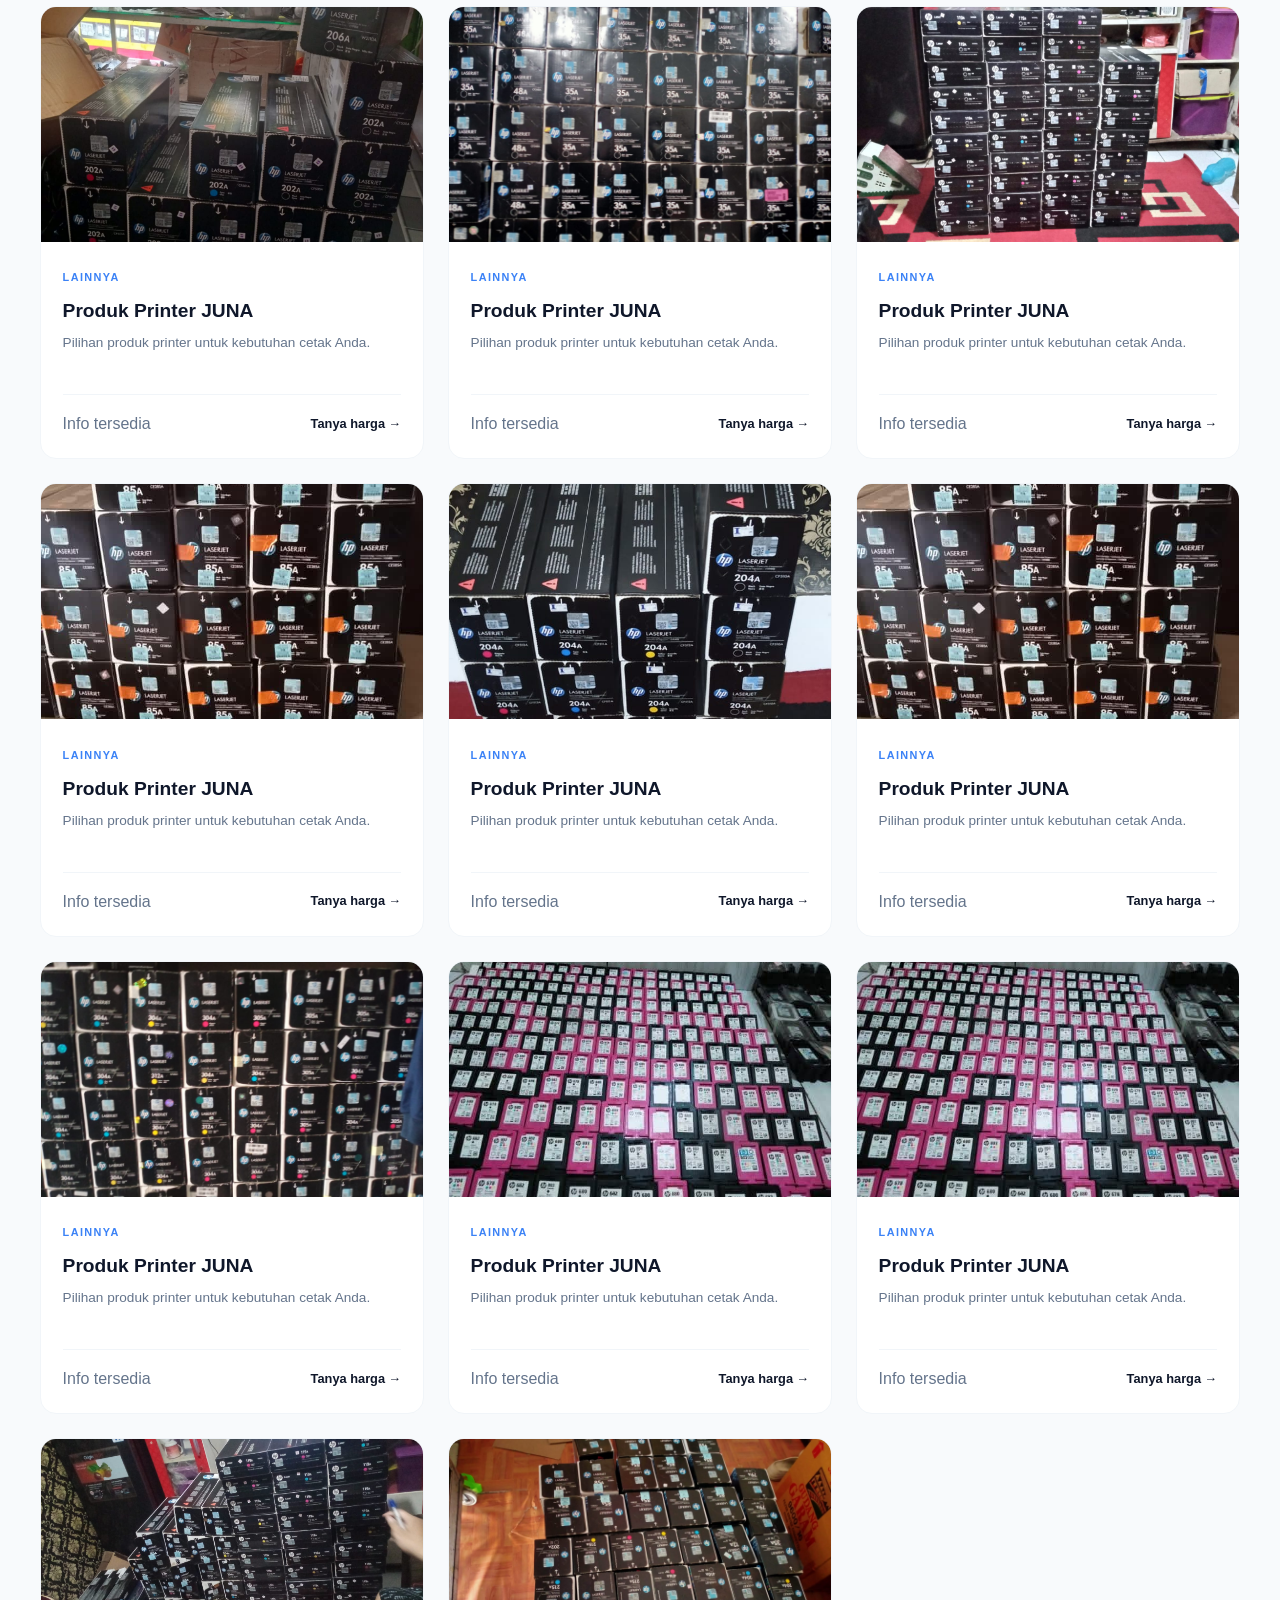
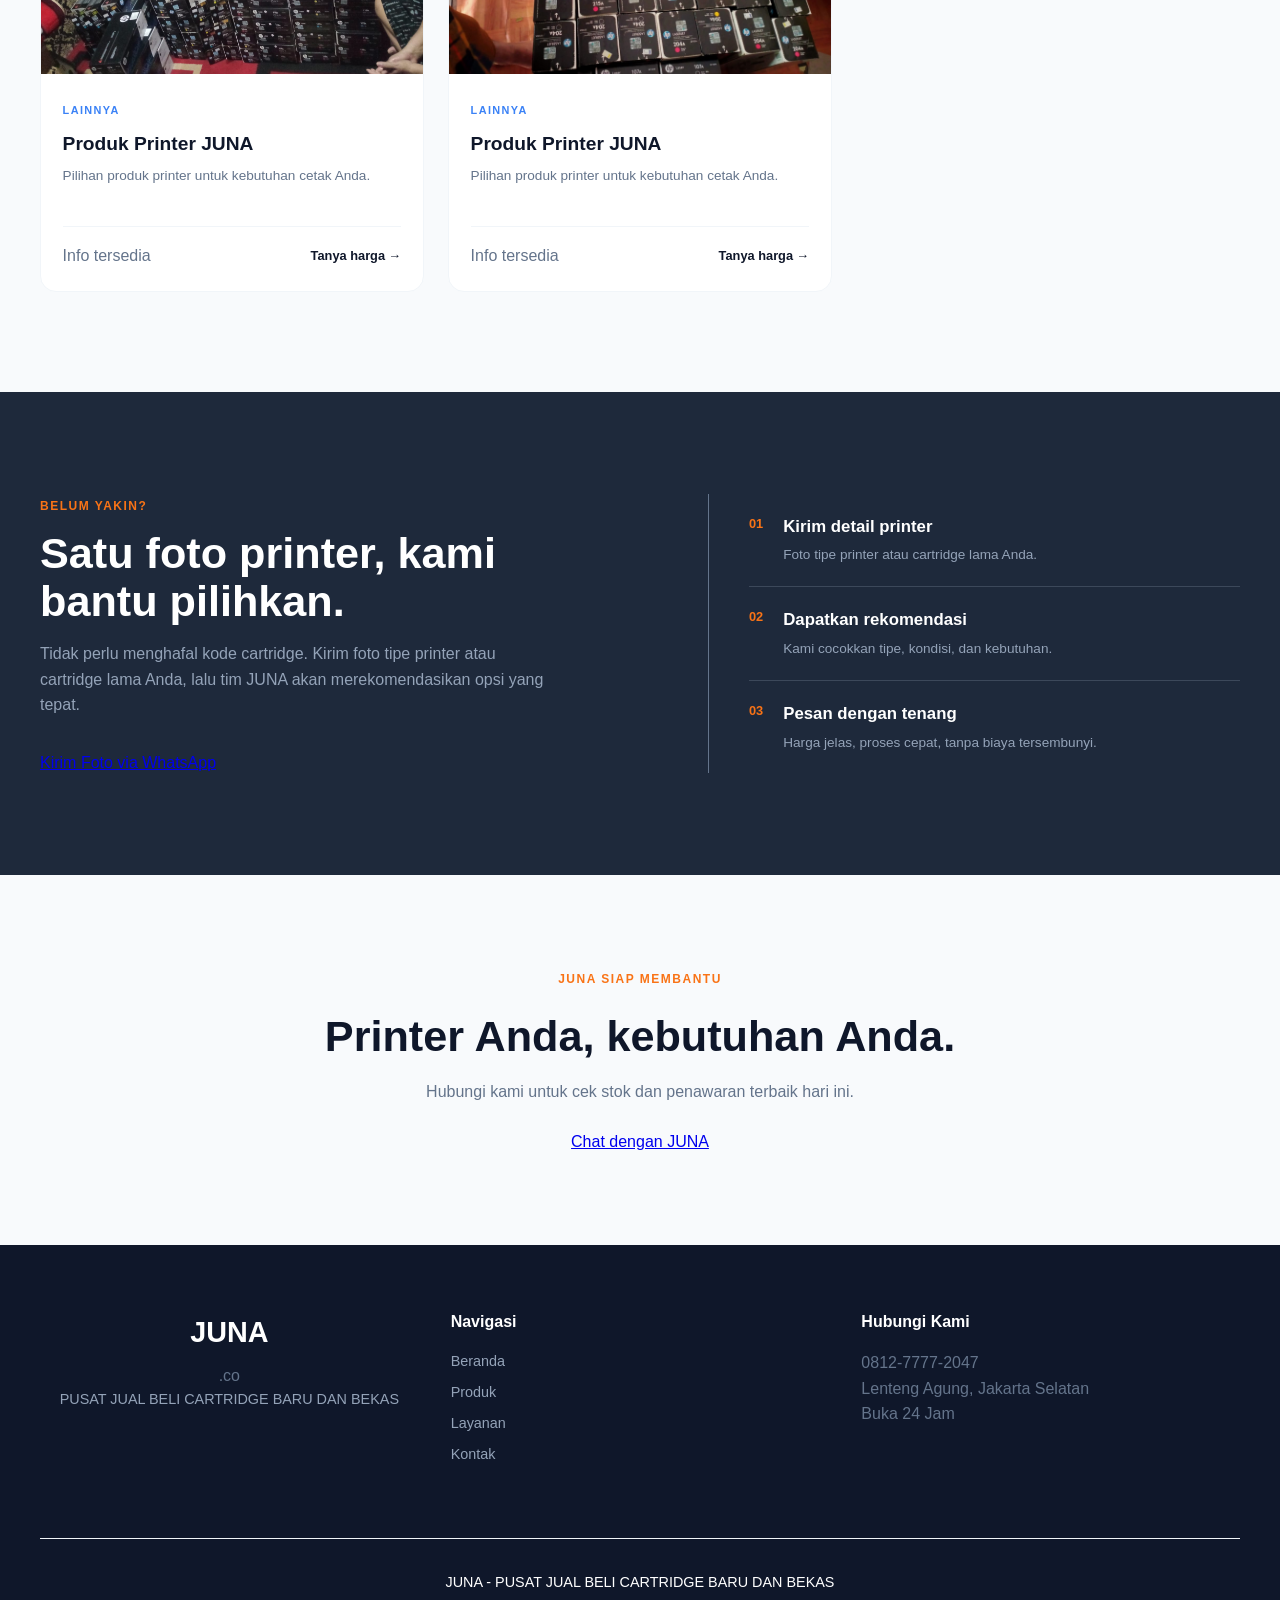
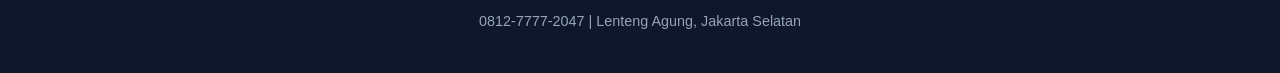
<file: produk.html>
<!doctype html>
<html lang="id">
  <head>
    <meta charset="UTF-8" />
    <meta name="viewport" content="width=device-width, initial-scale=1.0" />
    <title>Produk JUNA - Cartridge dan Toner</title>
    <link rel="stylesheet" href="css/nota.css" />
    <link rel="icon" type="image/png" href="favicon.png">
  </head>
  <body>
    <div class="floating-wa">
      <a
        href="https://wa.me/6281277772047"
        target="_blank"
        class="btn-whatsapp"
        aria-label="Chat WhatsApp JUNA"
        ><svg
          width="24"
          height="24"
          viewBox="0 0 24 24"
          fill="none"
          stroke="currentColor"
          stroke-width="2"
        >
          <path
            d="M21 11.5a8.38 8.38 0 0 1-9 8.3 8.5 8.5 0 0 1-4-.9L3 20l1.2-4a8.3 8.3 0 1 1 16.8-4.5z"
          />
          <path
            d="M8.5 9.5c.2 1.3 1.9 3 3.3 3.6.5.2.8.1 1.1-.2l.6-.7c.2-.2.4-.2.7-.1l1.8.8c.3.1.4.4.3.7-.3 1.1-1.3 1.5-2.2 1.3-3.1-.6-6-3.4-6.6-6.5-.2-.9.2-1.9 1.3-2.2.3-.1.6 0 .7.3l.8 1.8c.1.3.1.5-.1.7l-.7.6c-.3.2-.4.6-.2.9z"
          /></svg
      ></a>
    </div>
    <nav class="navbar">
      <div class="container">
        <a href="index.html" class="logo">
          <img src="favicon.png" alt="Logo JUNA" class="logo-img" />
        </a>
        <button class="nav-toggle" type="button" aria-label="Buka menu navigasi" aria-expanded="false">
          <span></span>
          <span></span>
          <span></span>
        </button>
        <ul class="nav-links">
          <li><a href="index.html">Beranda</a></li>
          <li><a href="produk.html">Produk</a></li>
          <li><a href="layanan.html">Layanan</a></li>
          <li>
            <a href="jual.html">Jual Cartridge</a
            >
          </li>
          <li><a href="kontak.html">Kontak</a></li>
        </ul>
        <div class="nav-cta">
          <a
            href="https://wa.me/6281277772047"
            class="btn-whatsapp"
            target="_blank"
            >WhatsApp</a
          >
        </div>
      </div>
    </nav>
    <main>
      <section class="product-hero">
        <div class="container product-hero-grid">
          <div class="product-hero-copy">
            <span class="badge">Katalog JUNA 2026</span>
            <h1>Temukan tinta yang membuat setiap cetakan berarti.</h1>
            <p>
              Cartridge, toner, dan tinta printer untuk rumah, kantor, hingga
              kebutuhan usaha. Pilih produk sesuai printer dan budget Anda.
            </p>
            <div class="hero-cta">
              <a href="#katalog" class="btn btn-primary">Jelajahi Produk</a
              ><a
                href="https://wa.me/6281277772047"
                class="btn btn-secondary"
                target="_blank"
                >Konsultasi Gratis</a
              >
            </div>
            <div class="product-proof">
              <span><strong>100%</strong> pilihan terkurasi</span
              ><span><strong>24 jam</strong> siap membantu</span>
            </div>
          </div>
          <div class="product-hero-image">
            <img
              src="foto_produk/WhatsApp%20Image%202026-08-31%20at%2017.33.35.jpeg"
              alt="Pilihan cartridge dan toner JUNA"
            />
            <div class="product-hero-label">
              <strong>Stok siap dipilih</strong
              ><span>Baru dan bekas premium</span>
            </div>
          </div>
        </div>
      </section>
      <section class="catalog-section" id="katalog">
        <div class="container">
          <div class="section-title catalog-heading">
            <span class="eyebrow">PILIH SESUAI KEBUTUHAN</span>
            <h2>Katalog produk kami</h2>
            <p>
              Semua produk dapat dikonsultasikan terlebih dahulu. Kirim tipe
              printer Anda, kami bantu carikan yang cocok.
            </p>
          </div>
          <div class="catalog-toolbar">
            <div class="catalog-tabs" role="group" aria-label="Filter kategori produk">
              <button type="button" class="catalog-tab active" data-filter="semua">Semua Produk</button>
              <button type="button" class="catalog-tab" data-filter="cartridge">Cartridge</button>
              <button type="button" class="catalog-tab" data-filter="toner">Toner</button>
              <button type="button" class="catalog-tab" data-filter="tinta">Tinta Printer</button>
              <button type="button" class="catalog-tab" data-filter="lainnya">Lainnya</button>
            </div>
            <label class="catalog-search">
              <span>Cari produk</span>
              <input type="search" id="product-search" placeholder="Cari nama atau kategori..." autocomplete="off">
            </label>
          </div>
          <div class="catalog-grid">
            <article class="catalog-card" data-category="cartridge">
              <div class="catalog-card-image">
                <img
                  src="foto_produk/WhatsApp%20Image%202026-08-31%20at%2017.33.33.jpeg"
                  alt="Cartridge Canon PG-810"
                />
              </div>
              <div class="catalog-card-body">
                <span class="catalog-type">CARTRIDGE</span>
                <h3>Canon PG-810</h3>
                <p>Cartridge hitam original untuk hasil teks yang tajam.</p>
                <div class="catalog-meta">
                  <span class="status-new">Original</span
                  ><a
                    href="https://wa.me/6281277772047?text=Halo%20JUNA,%20saya%20tertarik%20Canon%20PG-810"
                    target="_blank"
                    >Tanya harga &#8594;</a
                  >
                </div>
              </div>
            </article>
            <article class="catalog-card" data-category="cartridge">
              <div class="catalog-card-image">
                <img
                  src="foto_produk/WhatsApp%20Image%202026-08-31%20at%2017.33.34.jpeg"
                  alt="Cartridge Canon CL-811"
                />
              </div>
              <div class="catalog-card-body">
                <span class="catalog-type">CARTRIDGE</span>
                <h3>Canon CL-811</h3>
                <p>Warna lebih hidup untuk dokumen dan foto harian.</p>
                <div class="catalog-meta">
                  <span class="status-used">Bekas premium</span
                  ><a
                    href="https://wa.me/6281277772047?text=Halo%20JUNA,%20saya%20tertarik%20Canon%20CL-811"
                    target="_blank"
                    >Tanya harga &#8594;</a
                  >
                </div>
              </div>
            </article>
            <article class="catalog-card featured-card" data-category="tinta">
              <div class="catalog-card-image">
                <span class="catalog-ribbon">Pilihan populer</span
                ><img
                  src="foto_produk/WhatsApp%20Image%202026-08-31%20at%2017.33.36.jpeg"
                  alt="Tinta Epson T664"
                />
              </div>
              <div class="catalog-card-body">
                <span class="catalog-type">TINTA PRINTER</span>
                <h3>Epson T664</h3>
                <p>Tinta refill praktis untuk volume cetak yang tinggi.</p>
                <div class="catalog-meta">
                  <span class="status-new">Baru &amp; refill</span
                  ><a
                    href="https://wa.me/6281277772047?text=Halo%20JUNA,%20saya%20tertarik%20Epson%20T664"
                    target="_blank"
                    >Tanya harga &#8594;</a
                  >
                </div>
              </div>
            </article>
            <article class="catalog-card" data-category="toner">
              <div class="catalog-card-image">
                <img
                  src="foto_produk/WhatsApp%20Image%202026-08-31%20at%2017.33.37.jpeg"
                  alt="Stok toner printer JUNA"
                />
              </div>
              <div class="catalog-card-body">
                <span class="catalog-type">TONER</span>
                <h3>Toner LaserJet</h3>
                <p>Solusi cetak cepat untuk pekerjaan kantor setiap hari.</p>
                <div class="catalog-meta">
                  <span class="status-new">Siap kirim</span
                  ><a
                    href="https://wa.me/6281277772047?text=Halo%20JUNA,%20saya%20mencari%20toner%20printer"
                    target="_blank"
                    >Tanya harga &#8594;</a
                  >
                </div>
              </div>
            </article>
            <article class="catalog-card" data-category="cartridge">
              <div class="catalog-card-image">
                <img
                  src="foto_produk/WhatsApp%20Image%202026-08-31%20at%2017.46.45.jpeg"
                  alt="Cartridge printer JUNA"
                />
              </div>
              <div class="catalog-card-body">
                <span class="catalog-type">CARTRIDGE</span>
                <h3>Cartridge Bekas Premium</h3>
                <p>Diuji dan dievaluasi sebelum sampai ke tangan Anda.</p>
                <div class="catalog-meta">
                  <span class="status-used">Teruji</span
                  ><a
                    href="https://wa.me/6281277772047?text=Halo%20JUNA,%20saya%20mencari%20cartridge%20bekas"
                    target="_blank"
                    >Tanya harga &#8594;</a
                  >
                </div>
              </div>
            </article>
            <article class="catalog-card" data-category="lainnya">
              <div class="catalog-card-image">
                <img
                  src="foto_produk/WhatsApp%20Image%202026-08-31%20at%2017.46.48.jpeg"
                  alt="Persediaan tinta printer JUNA"
                />
              </div>
              <div class="catalog-card-body">
                <span class="catalog-type">PERSEDIAAN</span>
                <h3>Paket Printing Kantor</h3>
                <p>Paket hemat untuk kebutuhan cetak rutin dan bulk order.</p>
                <div class="catalog-meta">
                  <span class="status-new">Harga khusus</span
                  ><a
                    href="https://wa.me/6281277772047?text=Halo%20JUNA,%20saya%20tertarik%20paket%20printing%20kantor"
                    target="_blank"
                    >Tanya harga &#8594;</a
                  >
                </div>
              </div>
            </article>
            <article class="catalog-card" data-category="lainnya">
              <div class="catalog-card-image"><img src="foto_produk/WhatsApp Image 2026-08-31 at 17.33.36 (1).jpeg" alt="Produk printer JUNA"></div>
              <div class="catalog-card-body"><span class="catalog-type">LAINNYA</span><h3>Produk Printer JUNA</h3><p>Pilihan produk printer untuk kebutuhan cetak Anda.</p><div class="catalog-meta"><span>Info tersedia</span><a class="product-wa" href="#">Tanya harga &#8594;</a></div></div>
            </article>
            <article class="catalog-card" data-category="lainnya">
              <div class="catalog-card-image"><img src="foto_produk/WhatsApp Image 2026-08-31 at 17.33.35.jpeg" alt="Produk printer JUNA"></div>
              <div class="catalog-card-body"><span class="catalog-type">LAINNYA</span><h3>Produk Printer JUNA</h3><p>Pilihan produk printer untuk kebutuhan cetak Anda.</p><div class="catalog-meta"><span>Info tersedia</span><a class="product-wa" href="#">Tanya harga &#8594;</a></div></div>
            </article>
            <article class="catalog-card" data-category="lainnya">
              <div class="catalog-card-image"><img src="foto_produk/WhatsApp Image 2026-08-31 at 17.33.36 (2).jpeg" alt="Produk printer JUNA"></div>
              <div class="catalog-card-body"><span class="catalog-type">LAINNYA</span><h3>Produk Printer JUNA</h3><p>Pilihan produk printer untuk kebutuhan cetak Anda.</p><div class="catalog-meta"><span>Info tersedia</span><a class="product-wa" href="#">Tanya harga &#8594;</a></div></div>
            </article>
            <article class="catalog-card" data-category="lainnya">
              <div class="catalog-card-image"><img src="foto_produk/WhatsApp Image 2026-08-31 at 17.46.45 (1).jpeg" alt="Cartridge printer JUNA"></div>
              <div class="catalog-card-body"><span class="catalog-type">LAINNYA</span><h3>Produk Printer JUNA</h3><p>Pilihan produk printer untuk kebutuhan cetak Anda.</p><div class="catalog-meta"><span>Info tersedia</span><a class="product-wa" href="#">Tanya harga &#8594;</a></div></div>
            </article>
            <article class="catalog-card" data-category="lainnya">
              <div class="catalog-card-image"><img src="foto_produk/WhatsApp Image 2026-08-31 at 17.46.46 (1).jpeg" alt="Produk printer JUNA"></div>
              <div class="catalog-card-body"><span class="catalog-type">LAINNYA</span><h3>Produk Printer JUNA</h3><p>Pilihan produk printer untuk kebutuhan cetak Anda.</p><div class="catalog-meta"><span>Info tersedia</span><a class="product-wa" href="#">Tanya harga &#8594;</a></div></div>
            </article>
            <article class="catalog-card" data-category="lainnya">
              <div class="catalog-card-image"><img src="foto_produk/WhatsApp Image 2026-08-31 at 17.46.46.jpeg" alt="Produk printer JUNA"></div>
              <div class="catalog-card-body"><span class="catalog-type">LAINNYA</span><h3>Produk Printer JUNA</h3><p>Pilihan produk printer untuk kebutuhan cetak Anda.</p><div class="catalog-meta"><span>Info tersedia</span><a class="product-wa" href="#">Tanya harga &#8594;</a></div></div>
            </article>
            <article class="catalog-card" data-category="lainnya">
              <div class="catalog-card-image"><img src="foto_produk/WhatsApp Image 2026-08-31 at 17.46.48 (1).jpeg" alt="Produk printer JUNA"></div>
              <div class="catalog-card-body"><span class="catalog-type">LAINNYA</span><h3>Produk Printer JUNA</h3><p>Pilihan produk printer untuk kebutuhan cetak Anda.</p><div class="catalog-meta"><span>Info tersedia</span><a class="product-wa" href="#">Tanya harga &#8594;</a></div></div>
            </article>
            <article class="catalog-card" data-category="lainnya">
              <div class="catalog-card-image"><img src="foto_produk/WhatsApp Image 2026-08-31 at 17.46.48 (2).jpeg" alt="Produk printer JUNA"></div>
              <div class="catalog-card-body"><span class="catalog-type">LAINNYA</span><h3>Produk Printer JUNA</h3><p>Pilihan produk printer untuk kebutuhan cetak Anda.</p><div class="catalog-meta"><span>Info tersedia</span><a class="product-wa" href="#">Tanya harga &#8594;</a></div></div>
            </article>
            <article class="catalog-card" data-category="lainnya">
              <div class="catalog-card-image"><img src="foto_produk/WhatsApp Image 2026-08-31 at 17.46.49.jpeg" alt="Produk printer JUNA"></div>
              <div class="catalog-card-body"><span class="catalog-type">LAINNYA</span><h3>Produk Printer JUNA</h3><p>Pilihan produk printer untuk kebutuhan cetak Anda.</p><div class="catalog-meta"><span>Info tersedia</span><a class="product-wa" href="#">Tanya harga &#8594;</a></div></div>
            </article>
            <article class="catalog-card" data-category="lainnya">
              <div class="catalog-card-image"><img src="foto_produk/WhatsApp Image 2026-08-31 at 17.46.50 (1).jpeg" alt="Produk printer JUNA"></div>
              <div class="catalog-card-body"><span class="catalog-type">LAINNYA</span><h3>Produk Printer JUNA</h3><p>Pilihan produk printer untuk kebutuhan cetak Anda.</p><div class="catalog-meta"><span>Info tersedia</span><a class="product-wa" href="#">Tanya harga &#8594;</a></div></div>
            </article>
            <article class="catalog-card" data-category="lainnya">
              <div class="catalog-card-image"><img src="foto_produk/WhatsApp Image 2026-08-31 at 17.46.50 (2).jpeg" alt="Produk printer JUNA"></div>
              <div class="catalog-card-body"><span class="catalog-type">LAINNYA</span><h3>Produk Printer JUNA</h3><p>Pilihan produk printer untuk kebutuhan cetak Anda.</p><div class="catalog-meta"><span>Info tersedia</span><a class="product-wa" href="#">Tanya harga &#8594;</a></div></div>
            </article>
            <article class="catalog-card" data-category="lainnya">
              <div class="catalog-card-image"><img src="foto_produk/WhatsApp Image 2026-08-31 at 17.46.50.jpeg" alt="Produk printer JUNA"></div>
              <div class="catalog-card-body"><span class="catalog-type">LAINNYA</span><h3>Produk Printer JUNA</h3><p>Pilihan produk printer untuk kebutuhan cetak Anda.</p><div class="catalog-meta"><span>Info tersedia</span><a class="product-wa" href="#">Tanya harga &#8594;</a></div></div>
            </article>
            <article class="catalog-card" data-category="lainnya">
              <div class="catalog-card-image"><img src="foto_produk/WhatsApp Image 2026-08-31 at 17.46.51 (1).jpeg" alt="Produk printer JUNA"></div>
              <div class="catalog-card-body"><span class="catalog-type">LAINNYA</span><h3>Produk Printer JUNA</h3><p>Pilihan produk printer untuk kebutuhan cetak Anda.</p><div class="catalog-meta"><span>Info tersedia</span><a class="product-wa" href="#">Tanya harga &#8594;</a></div></div>
            </article>
            <article class="catalog-card" data-category="lainnya">
              <div class="catalog-card-image"><img src="foto_produk/WhatsApp Image 2026-08-31 at 17.46.51 (2).jpeg" alt="Produk printer JUNA"></div>
              <div class="catalog-card-body"><span class="catalog-type">LAINNYA</span><h3>Produk Printer JUNA</h3><p>Pilihan produk printer untuk kebutuhan cetak Anda.</p><div class="catalog-meta"><span>Info tersedia</span><a class="product-wa" href="#">Tanya harga &#8594;</a></div></div>
            </article>
            <article class="catalog-card" data-category="lainnya">
              <div class="catalog-card-image"><img src="foto_produk/WhatsApp Image 2026-08-31 at 17.46.51.jpeg" alt="Produk printer JUNA"></div>
              <div class="catalog-card-body"><span class="catalog-type">LAINNYA</span><h3>Produk Printer JUNA</h3><p>Pilihan produk printer untuk kebutuhan cetak Anda.</p><div class="catalog-meta"><span>Info tersedia</span><a class="product-wa" href="#">Tanya harga &#8594;</a></div></div>
            </article>
            <article class="catalog-card" data-category="lainnya">
              <div class="catalog-card-image"><img src="foto_produk/WhatsApp Image 2026-08-31 at 17.46.52 (1).jpeg" alt="Produk printer JUNA"></div>
              <div class="catalog-card-body"><span class="catalog-type">LAINNYA</span><h3>Produk Printer JUNA</h3><p>Pilihan produk printer untuk kebutuhan cetak Anda.</p><div class="catalog-meta"><span>Info tersedia</span><a class="product-wa" href="#">Tanya harga &#8594;</a></div></div>
            </article>
            <article class="catalog-card" data-category="lainnya">
              <div class="catalog-card-image"><img src="foto_produk/WhatsApp Image 2026-08-31 at 17.46.52.jpeg" alt="Produk printer JUNA"></div>
              <div class="catalog-card-body"><span class="catalog-type">LAINNYA</span><h3>Produk Printer JUNA</h3><p>Pilihan produk printer untuk kebutuhan cetak Anda.</p><div class="catalog-meta"><span>Info tersedia</span><a class="product-wa" href="#">Tanya harga &#8594;</a></div></div>
            </article>
          </div>
        </div>
      </section>
      <section class="product-service" id="layanan">
        <div class="container service-grid">
          <div class="service-copy">
            <span class="eyebrow">BELUM YAKIN?</span>
            <h2>Satu foto printer, kami bantu pilihkan.</h2>
            <p>
              Tidak perlu menghafal kode cartridge. Kirim foto tipe printer atau
              cartridge lama Anda, lalu tim JUNA akan merekomendasikan opsi yang
              tepat.
            </p>
            <a
              href="https://wa.me/6281277772047"
              class="btn btn-primary"
              target="_blank"
              >Kirim Foto via WhatsApp</a
            >
          </div>
          <div class="service-steps">
            <div class="service-step">
              <span>01</span>
              <div>
                <h3>Kirim detail printer</h3>
                <p>Foto tipe printer atau cartridge lama Anda.</p>
              </div>
            </div>
            <div class="service-step">
              <span>02</span>
              <div>
                <h3>Dapatkan rekomendasi</h3>
                <p>Kami cocokkan tipe, kondisi, dan kebutuhan.</p>
              </div>
            </div>
            <div class="service-step">
              <span>03</span>
              <div>
                <h3>Pesan dengan tenang</h3>
                <p>Harga jelas, proses cepat, tanpa biaya tersembunyi.</p>
              </div>
            </div>
          </div>
        </div>
      </section>
      <section class="product-cta" id="kontak">
        <div class="container">
          <span class="eyebrow">JUNA SIAP MEMBANTU</span>
          <h2>Printer Anda, kebutuhan Anda.</h2>
          <p>Hubungi kami untuk cek stok dan penawaran terbaik hari ini.</p>
          <a
            href="https://wa.me/6281277772047"
            class="btn-whatsapp"
            target="_blank"
            >Chat dengan JUNA</a
          >
        </div>
      </section>
    </main>
    <footer class="footer">
      <div class="container">
        <div class="grid">
          <div class="footer-brand">
            <span>JUNA</span>.co
            <p>PUSAT JUAL BELI CARTRIDGE BARU DAN BEKAS</p>
          </div>
          <div class="footer-links">
            <h3>Navigasi</h3>
            <a href="index.html">Beranda</a><a href="produk.html">Produk</a
            ><a href="layanan.html">Layanan</a><a href="kontak.html">Kontak</a>
          </div>
          <div class="footer-links">
            <h3>Hubungi Kami</h3>
            <p>0812-7777-2047</p>
            <p>Lenteng Agung, Jakarta Selatan</p>
            <p>Buka 24 Jam</p>
          </div>
        </div>
        <div class="footer-bottom">
          <p>JUNA - PUSAT JUAL BELI CARTRIDGE BARU DAN BEKAS</p>
          <p>0812-7777-2047 | Lenteng Agung, Jakarta Selatan</p>
        </div>
      </div>
    </footer>
    <script src="produk.js"></script>
    <script src="script.js"></script>
  </body>
</html>
</file>
<file: css/nota.css>
/*!
 * JUNA - PUSAT JUAL BELI CARTRIDGE BARU DAN BEKAS
 * Modern ecommerce frontend demo
 * Color palette: Navy deep, Sky Blue, Orange accent, Cool Gray,
 *                 Warm White, Soft Slate, Muted Gray, Sage Green (WhatsApp)
 * Inspired by Cliento SaaS Landing Page design language
 */

* {
  margin: 0;
  padding: 0;
  box-sizing: border-box;
}

:root {
  --navy: #0f172a;
  --navy-light: #1e293b;
  --blue: #3b82f6;
  --orange: #f97316;
  --off-white: #f8fafc;
  --white: #ffffff;
  --slate: #64748b;
  --gray: #94a3b8;
  --green-wa: #10b981;
  --light-bg: #f1f5f9;
  --transition: 0.3s ease;
  --transition-fast: 0.2s ease;
}

/* Page setup */
html {
  font-family: "Inter", "Segoe UI", Tahoma, Geneva, Verdana, sans-serif;
  scroll-behavior: smooth;
}

body {
  background-color: var(--off-white);
  color: var(--slate);
  line-height: 1.6;
}

/* ---------- Navbar ---------- */
.navbar {
  background: var(--navy);
  padding: 1.5rem 0;
  position: fixed;
  width: 100%;
  top: 0;
  z-index: 1000;
  box-shadow: 0 4px 20px rgba(0, 0, 0, 0.3);
  backdrop-filter: blur(10px);
}

.navbar .container {
  max-width: 1200px;
  margin: 0 auto;
  padding: 0 2rem;
  display: flex;
  justify-content: space-between;
  align-items: center;
}

.logo {
  font-size: 1.8rem;
  font-weight: 800;
  color: var(--white);
  text-decoration: none;
  letter-spacing: 1px;
  font-weight: 900;
}

.logo span {
  color: var(--orange);
}
.logo-img {
    height: 60px;
    width: auto;
    display: block;
    object-fit: contain;
    border-radius: 5px;
}
.nav-links {
  display: flex;
  gap: 1.5rem;
  list-style: none;
}

.nav-toggle {
  display: none;
  width: 48px;
  height: 48px;
  border: 1px solid rgba(255, 255, 255, 0.2);
  border-radius: 12px;
  background: rgba(255, 255, 255, 0.04);
  cursor: pointer;
  padding: 0.75rem 0.6rem;
  align-items: center;
  justify-content: center;
  flex-direction: column;
  gap: 0.35rem;
}

.nav-toggle span {
  display: block;
  width: 22px;
  height: 2px;
  border-radius: 2px;
  background: var(--white);
  transition: all 0.3s ease;
}

.nav-toggle.is-open span:nth-child(1) {
  transform: translateY(6px) rotate(45deg);
}

.nav-toggle.is-open span:nth-child(2) {
  opacity: 0;
}

.nav-toggle.is-open span:nth-child(3) {
  transform: translateY(-6px) rotate(-45deg);
}

.nav-links a {
  color: var(--off-white);
  text-decoration: none;
  font-weight: 500;
  font-size: 0.9rem;
  transition: var(--transition);
  position: relative;
}

.nav-links a:hover {
  color: var(--orange);
}

.nav-links a::after {
  content: "";
  position: absolute;
  width: 0;
  height: 2px;
  bottom: -4px;
  left: 0;
  background: var(--orange);
  transition: var(--transition);
}

.nav-links a:hover::after {
  width: 100%;
}

.nav-cta .btn-whatsapp {
  background: var(--green-wa);
  color: var(--white);
  padding: 0.6rem 1.2rem;
  border-radius: 25px;
  text-decoration: none;
  font-weight: 600;
  font-size: 0.85rem;
  transition: var(--transition);
}

.nav-cta .btn-whatsapp:hover {
  background: #059669;
  transform: translateY(-2px);
}

/* ---------- Hero ---------- */
.hero {
  padding: 180px 2rem 100px;
  background: linear-gradient(
    135deg,
    var(--off-white) 0%,
    var(--light-bg) 100%
  );
  margin-top: 80px;
  position: relative;
  overflow: hidden;
}

.hero .container {
  max-width: 1200px;
  margin: 0 auto;
  padding: 0 2rem;
  display: grid;
  grid-template-columns: 1fr 1fr;
  gap: 4rem;
  align-items: center;
}

.hero-content h1 {
  font-size: 3.5rem;
  font-weight: 800;
  color: var(--navy);
  line-height: 1.1;
  margin-bottom: 1.5rem;
}

.hero-content h1 span {
  color: var(--orange);
  font-weight: 900;
}

.hero-content p {
  font-size: 1.2rem;
  color: var(--gray);
  margin-bottom: 2rem;
  max-width: 500px;
}

.badge {
  display: inline-block;
  background: var(--navy);
  color: var(--white);
  padding: 0.5rem 1rem;
  border-radius: 20px;
  font-size: 0.8rem;
  font-weight: 600;
  margin-bottom: 1.5rem;
  text-transform: uppercase;
  letter-spacing: 1px;
}

.hero-cta .btn {
  display: inline-block;
  padding: 0.8rem 1.8rem;
  border-radius: 30px;
  font-weight: 600;
  font-size: 0.9rem;
  margin-right: 1rem;
  margin-bottom: 1rem;
  transition: var(--transition);
  text-decoration: none;
}

.hero-cta .btn-primary {
  background: var(--orange);
  color: var(--white);
}

.hero-cta .btn-primary:hover {
  background: #ea580c;
  transform: translateY(-2px);
  box-shadow: 0 5px 15px rgba(249, 115, 22, 0.3);
}

.hero-cta .btn-secondary {
  background: transparent;
  color: var(--navy);
  border: 2px solid var(--navy);
}

.hero-cta .btn-secondary:hover {
  background: var(--navy);
  color: var(--white);
}

/* Hero imagery */
.hero-img {
  position: relative;
  min-height: 450px;
  background: linear-gradient(
    135deg,
    var(--light-bg) 0%,
    var(--off-white) 100%
  );
  border-radius: 24px;
  display: flex;
  align-items: center;
  justify-content: center;
}

.hero-img img {
  width: 100%;
  height: 100%;
  object-fit: cover;
  border-radius: 24px;
  filter: drop-shadow(0 20px 30px rgba(0, 0, 0, 0.1));
  transition: var(--transition-fast);
}

.hero-img img:hover {
  transform: scale(1.02);
}

/* Floating WhatsApp button */
.floating-wa {
  position: fixed;
  bottom: 2rem;
  right: 2rem;
  z-index: 100;
}

.floating-wa .btn-whatsapp {
  background: var(--green-wa);
  color: var(--white);
  width: 60px;
  height: 60px;
  border-radius: 50%;
  display: flex;
  align-items: center;
  justify-content: center;
  box-shadow: 0 5px 20px rgba(16, 185, 129, 0.4);
  transition: var(--transition);
}

.floating-wa .btn-whatsapp:hover {
  transform: translateY(-3px) scale(1.1);
  box-shadow: 0 8px 25px rgba(16, 185, 129, 0.5);
}

/* ---------- CTA Section ---------- */
.cta-section {
  padding: 80px 2rem;
  background: var(--navy);
  text-align: center;
}

.cta-section .container {
  max-width: 600px;
  margin: 0 auto;
}

.cta-section h2 {
  font-size: 2.5rem;
  color: var(--white);
  margin-bottom: 1rem;
  font-weight: 800;
}

.cta-section p {
  color: var(--gray);
  margin-bottom: 2rem;
  font-size: 1.1rem;
}

.cta-section .btn-whatsapp {
  display: inline-block;
  padding: 1rem 2.5rem;
  background: var(--green-wa);
  color: var(--white);
  border-radius: 30px;
  font-weight: 700;
  font-size: 1.1rem;
  text-decoration: none;
  transition: var(--transition);
}

.cta-section .btn-whatsapp:hover {
  background: #059669;
  transform: translateY(-2px);
  box-shadow: 0 5px 15px rgba(16, 185, 129, 0.4);
}

/* ---------- Product Showcase ---------- */
.produk-showcase {
  padding: 100px 2rem;
  background: var(--off-white);
}

.produk-showcase .container {
  max-width: 1200px;
  margin: 0 auto;
  padding: 0 2rem;
}

.section-title {
  text-align: center;
  margin-bottom: 4rem;
}

.section-title h2 {
  font-size: 2.2rem;
  color: var(--navy);
  margin-bottom: 1rem;
  font-weight: 800;
}

.section-title p {
  color: var(--gray);
  max-width: 600px;
  margin: 0 auto;
}

.showcase-grid {
  display: grid;
  grid-template-columns: repeat(auto-fit, minmax(300px, 1fr));
  gap: 2rem;
  margin-top: 3rem;
}

.showcase-card {
  background: var(--white);
  border-radius: 20px;
  overflow: hidden;
  box-shadow: 0 8px 25px rgba(0, 0, 0, 0.05);
  transition: var(--transition);
  border: 1px solid var(--light-bg);
}

.showcase-card:hover {
  transform: translateY(-4px);
  box-shadow: 0 20px 40px rgba(0, 0, 0, 0.08);
}

.showcase-img {
  height: 250px;
  background: var(--light-bg);
  position: relative;
  overflow: hidden;
}

.showcase-img img {
  width: 100%;
  height: 100%;
  object-fit: cover;
  display: block;
}

.showcase-info {
  padding: 1.5rem;
}

.showcase-info h3 {
  font-size: 1.1rem;
  color: var(--navy);
  margin-bottom: 0.3rem;
}

.showcase-info .kondisi {
  display: block;
  margin-bottom: 0.5rem;
  font-size: 0.8rem;
  font-weight: 600;
}

.kondisi.baru {
  color: var(--green-wa);
}

.kondisi.bekas {
  color: var(--orange);
}

/* ---------- Produk Baru vs Bekas ---------- */
.produk-kondisi {
  padding: 100px 2rem;
  background: var(--navy-light);
}

.produk-kondisi .container {
  max-width: 1200px;
  margin: 0 auto;
  padding: 0 2rem;
}

.kondisi-grid {
  display: grid;
  grid-template-columns: repeat(auto-fit, minmax(280px, 1fr));
  gap: 2rem;
  margin-top: 3rem;
}

.kondisi-card {
  padding: 3rem 2rem;
  border-radius: 20px;
  text-align: center;
  transition: var(--transition);
}

.kondisi-card.baru {
  background: var(--white);
  border: 1px solid var(--light-bg);
}

.kondisi-card.baru:hover {
  transform: translateY(-4px);
  box-shadow: 0 15px 30px rgba(0, 0, 0, 0.1);
}

.kondisi-card.baru .kondisi-badge {
  font-size: 3rem;
  opacity: 0.1;
  margin-bottom: 1rem;
}

.kondisi-card.bekas {
  background: linear-gradient(135deg, #1e293b 0%, #0f172a 100%);
  color: var(--white);
}

.kondisi-card.bekas:hover {
  transform: translateY(-4px);
}

.kondisi-card.bekas .kondisi-badge {
  font-size: 3rem;
  opacity: 0.1;
  margin-bottom: 1rem;
}

.kondisi-badge {
  display: inline-block;
  width: 80px;
  height: 80px;
  border-radius: 50%;
  font-size: 3rem;
  font-weight: 800;
  margin-bottom: 1rem;
  line-height: 1;
}

.kondisi-badge.baru {
  background: var(--green-wa);
  color: var(--white);
}

.kondisi-badge.bekas {
  background: var(--orange);
  color: var(--white);
}

.kondisi-card h3 {
  font-size: 1.5rem;
  margin-bottom: 1rem;
}

.kondisi-card p {
  color: var(--gray);
  margin-bottom: 1.5rem;
  font-size: 0.95rem;
}

.kondisi-card .btn btn-small {
  display: inline-block;
  padding: 0.8rem 1.5rem;
  background: var(--orange);
  color: var(--white);
  border-radius: 25px;
  font-size: 0.9rem;
  font-weight: 600;
  text-decoration: none;
  transition: var(--transition);
}

.kondisi-card .btn:hover {
  background: #ea580c;
}

/* ---------- Keunggulan Toko ---------- */
.keunggulan {
  padding: 100px 2rem;
  background: var(--off-white);
}

.keunggulan .container {
  max-width: 1200px;
  margin: 0 auto;
  padding: 0 2rem;
}

.keunggulan-grid {
  display: grid;
  grid-template-columns: repeat(auto-fit, minmax(250px, 1fr));
  gap: 2rem;
  margin-top: 3rem;
}

.keunggulan-card {
  padding: 2.5rem 2rem;
  background: var(--white);
  border-radius: 20px;
  text-align: center;
  border: 1px solid var(--light-bg);
  transition: var(--transition);
}

.keunggulan-card:hover {
  transform: translateY(-4px);
  box-shadow: 0 15px 30px rgba(0, 0, 0, 0.05);
}

.keunggulan-icon {
  font-size: 2.5rem;
  margin-bottom: 1rem;
  display: block;
}

.keunggulan-card h3 {
  font-size: 1.5rem;
  margin-bottom: 1rem;
}

.promo {
  padding: 100px 2rem;
  background: var(--off-white);
}

.promo .container {
  max-width: 1200px;
  margin: 0 auto;
  padding: 0 2rem;
}

.section-title {
  text-align: center;
  margin-bottom: 4rem;
}

.section-title h2 {
  font-size: 2.2rem;
  color: var(--navy);
  margin-bottom: 1rem;
  font-weight: 800;
}

.section-title p {
  color: var(--gray);
  max-width: 600px;
  margin: 0 auto;
}

.promo-grid {
  display: grid;
  grid-template-columns: repeat(auto-fit, minmax(250px, 1fr));
  gap: 2rem;
  margin-top: 3rem;
}

.promo-card {
  background: var(--white);
  border-radius: 20px;
  padding: 2rem;
  text-align: center;
  border: 1px solid var(--light-bg);
  transition: var(--transition);
}

.promo-card:hover {
  transform: translateY(-4px);
  box-shadow: 0 20px 40px rgba(0, 0, 0, 0.08);
}

.promo-badge {
  display: inline-block;
  padding: 0.5rem 1rem;
  background: var(--orange);
  color: var(--white);
  border-radius: 20px;
  font-size: 0.8rem;
  font-weight: 600;
  text-transform: uppercase;
  letter-spacing: 1px;
  margin-bottom: 1rem;
}

.promo-card h3 {
  font-size: 1.2rem;
  margin-bottom: 1rem;
  color: var(--navy);
}

.promo-card p {
  color: var(--gray);
  margin-bottom: 1.5rem;
  font-size: 0.9rem;
}

/* ---------- Lokasi ---------- */
.lokasi {
  padding: 100px 2rem;
  background: var(--navy-light);
}

.lokasi .container {
  max-width: 1200px;
  margin: 0 auto;
  padding: 0 2rem;
  text-align: center;
}

.lokasi-content {
  margin-top: 2rem;
}

.lokasi-content p {
  color: var(--slate);
  margin-bottom: 0.5rem;
}

.lokasi-content p strong {
  color: var(--white);
}

.lokasi-maps {
  width: 100%;
  max-width: 900px;
  height: 420px;
  margin: 2rem auto;
  overflow: hidden;
  border-radius: 16px;
}

.lokasi-maps iframe {
  width: 100%;
  height: 100%;
  display: block;
}

/* ---------- Akhir CTA ---------- */
.akhir-cta {
  padding: 80px 2rem;
  background: var(--navy);
  text-align: center;
}

.akhir-cta .container {
  max-width: 600px;
  margin: 0 auto;
}

.akhir-cta h2 {
  font-size: 2.5rem;
  color: var(--white);
  margin-bottom: 1rem;
  font-weight: 800;
}

.akhir-cta p {
  color: var(--gray);
  margin-bottom: 2rem;
  font-size: 1.1rem;
}

/* ---------- Footer ---------- */
.footer {
  background: var(--navy);
  padding: 4rem 2rem 2rem;
}

.footer .container {
  max-width: 1200px;
  margin: 0 auto;
}
.footer .grid {
  display: grid;
  grid-template-columns: repeat(auto-fit, minmax(250px, 1fr));
  gap: 2rem;
  align-items: start;
}

.footer-brand {
  display: flex;
  flex-direction: column;
  align-items: center;
  margin-bottom: 3rem;
}

.footer-brand span {
  font-size: 1.8rem;
  font-weight: 800;
  color: var(--white);
  margin-bottom: 0.5rem;
}

.footer-brand p {
  color: var(--gray);
  margin-bottom: 0;
  font-size: 0.9rem;
}

.footer-links {
  margin-bottom: 2rem;
}

.footer-links h3 {
  color: var(--white);
  margin-bottom: 1rem;
  font-size: 1rem;
}

.footer-links a {
  color: var(--gray);
  text-decoration: none;
  font-size: 0.9rem;
  margin-bottom: 0.5rem;
  display: block;
}

.footer-links a:hover {
  color: var(--orange);
}

.socials a {
  width: 40px;
  height: 40px;
  background: var(--green-wa);
  border-radius: 50%;
  display: flex;
  align-items: center;
  justify-content: center;
  margin-right: 0.5rem;
  transition: var(--transition);
}

.socials a:hover {
  transform: translateY(-2px);
}

.footer-bottom {
  padding-top: 2rem;
  border-top: 1px solid var(--light-bg);
  margin-top: 2rem;
  text-align: center;
}

.footer-bottom p {
  color: var(--gray);
  font-size: 0.9rem;
  margin-bottom: 0.5rem;
}

.footer-bottom p:first-child {
  color: var(--white);
  margin-bottom: 1rem;
}

/* ---------- Responsive ---------- */
@media (max-width: 1200px) {
  .hero .container {
    gap: 3rem;
  }
}

@media (max-width: 992px) {
  .hero .container {
    grid-template-columns: 1fr;
    gap: 3rem;
  }

  .hero-img {
    order: -1;
    margin-top: 3rem;
  }

  .hero-content h1 {
    font-size: 2.8rem;
  }

  .keunggulan-grid,
  .kondisi-grid,
  .promo-grid,
  .showcase-grid {
    grid-template-columns: repeat(auto-fit, minmax(1fr, 1fr));
  }

  .footer .grid {
    grid-template-columns: 1fr 1fr;
    gap: 2rem;
  }
}

@media (max-width: 768px) {
  .navbar .container {
    flex-wrap: wrap;
    gap: 0.75rem 1rem;
  }

  .nav-toggle {
    display: flex;
    margin-left: auto;
  }

  .nav-links {
    display: none;
    width: 100%;
    flex-direction: column;
    justify-content: center;
    align-items: center;
    gap: 0.8rem;
    padding: 1rem 0 0.5rem;
    background: rgba(15, 23, 42, 0.95);
    border-radius: 16px;
    border: 1px solid rgba(255, 255, 255, 0.08);
  }

  .nav-links.active {
    display: flex;
  }

  .nav-links li {
    margin: 0.5rem 0;
  }

  .hero-content h1 {
    font-size: 2.5rem;
  }

  .cta-section h2 {
    font-size: 2rem;
  }

  .section-title h2 {
    font-size: 2rem;
  }

  .footer .grid {
    grid-template-columns: 1fr;
  }

  .footer-bottom {
    flex-direction: column;
    gap: 1rem;
    text-align: center;
  }

  .hero-img {
    min-height: 300px;
  }

  .kondisi-badge {
    width: 60px;
    height: 60px;
    font-size: 2rem;
  }

  .keunggulan-card {
    padding: 1.5rem 1rem;
  }

  .keunggulan-icon {
    font-size: 2rem;
  }

  .showcase-card {
    margin-bottom: 1rem;
  }
}

@media (max-width: 480px) {
  .hero {
    padding: 140px 1rem 60px;
  }

  .hero-content h1 {
    font-size: 2.2rem;
  }

  .hero-cta .btn {
    padding: 0.6rem 1.2rem;
    font-size: 0.8rem;
  }

  .kondisi-badge {
    width: 60px;
    height: 60px;
    font-size: 2rem;
  }

  .keunggulan-card {
    padding: 1.5rem 1rem;
  }

  .keunggulan-icon {
    font-size: 2rem;
  }

  .showcase-card {
    margin-bottom: 1rem;
  }
}

/* ---------- Product landing page ---------- */
.product-hero {
  padding: 170px 2rem 90px;
  margin-top: 80px;
  background: linear-gradient(
    135deg,
    var(--off-white) 0%,
    var(--light-bg) 100%
  );
}
.product-hero-grid,
.service-grid {
  max-width: 1200px;
  margin: 0 auto;
  display: grid;
  grid-template-columns: 1.05fr 0.95fr;
  gap: 5rem;
  align-items: center;
}
.product-hero-copy h1 {
  max-width: 650px;
  font-size: 4rem;
  line-height: 1.05;
  color: var(--navy);
  margin-bottom: 1.5rem;
  font-weight: 800;
}
.product-hero-copy > p {
  max-width: 560px;
  font-size: 1.15rem;
  color: var(--slate);
  margin-bottom: 2rem;
}
.product-hero-image {
  min-height: 480px;
  position: relative;
  background: var(--white);
  padding: 1rem;
  border-radius: 24px;
  box-shadow: 0 25px 60px rgba(15, 23, 42, 0.12);
  transform: rotate(2deg);
}
.product-hero-image img {
  width: 100%;
  height: 100%;
  min-height: 448px;
  object-fit: cover;
  border-radius: 16px;
  display: block;
}
.product-hero-label {
  position: absolute;
  left: -1.5rem;
  bottom: 2rem;
  display: flex;
  flex-direction: column;
  background: var(--navy);
  color: var(--white);
  padding: 1rem 1.25rem;
  border-left: 4px solid var(--orange);
  border-radius: 4px;
  transform: rotate(-2deg);
}
.product-hero-label span {
  color: var(--gray);
  font-size: 0.8rem;
}
.product-proof {
  display: flex;
  gap: 2rem;
  margin-top: 1.2rem;
  color: var(--slate);
  font-size: 0.85rem;
}
.product-proof strong {
  color: var(--navy);
  display: block;
  font-size: 1.05rem;
}
.catalog-section {
  padding: 100px 2rem;
  background: var(--off-white);
}
.catalog-section .container {
  max-width: 1200px;
  margin: 0 auto;
}
.catalog-heading {
  margin-bottom: 2rem;
}
.eyebrow {
  color: var(--orange);
  font-size: 0.75rem;
  font-weight: 800;
  letter-spacing: 1.5px;
}
.catalog-tabs {
  display: flex;
  justify-content: center;
  gap: 0.6rem;
  flex-wrap: wrap;
  margin-bottom: 3rem;
}
.catalog-toolbar {
  display: flex;
  align-items: end;
  justify-content: space-between;
  gap: 1.25rem;
  margin-bottom: 2rem;
}
.catalog-toolbar .catalog-tabs {
  margin-bottom: 0;
}
.catalog-search {
  display: grid;
  gap: 0.45rem;
  min-width: min(100%, 280px);
  color: var(--slate);
  font-size: 0.8rem;
  font-weight: 700;
}
.catalog-search input {
  width: 100%;
  border: 1px solid var(--gray);
  border-radius: 6px;
  padding: 0.7rem 0.85rem;
  background: var(--white);
  color: var(--slate);
  font: inherit;
}
.catalog-search input:focus {
  outline: 2px solid var(--orange);
  outline-offset: 2px;
}
.catalog-tab {
  border: 1px solid var(--gray);
  border-radius: 24px;
  color: var(--slate);
  padding: 0.65rem 1.2rem;
  text-decoration: none;
  font-size: 0.85rem;
  font-weight: 600;
  transition: var(--transition);
}
.catalog-tab {
  cursor: pointer;
  background: transparent;
}
.catalog-card[hidden] {
  display: none;
}
.catalog-tab:hover,
.catalog-tab.active {
  background: var(--navy);
  border-color: var(--navy);
  color: var(--white);
}
.catalog-grid {
  display: grid;
  grid-template-columns: repeat(3, 1fr);
  gap: 1.5rem;
}
.catalog-card {
  background: var(--white);
  border: 1px solid var(--light-bg);
  border-radius: 16px;
  overflow: hidden;
  transition: var(--transition);
}
.catalog-card:hover {
  transform: translateY(-6px);
  box-shadow: 0 18px 35px rgba(15, 23, 42, 0.1);
}
.catalog-card-image {
  height: 235px;
  background: var(--light-bg);
  position: relative;
  overflow: hidden;
}
.catalog-card-image img {
  width: 100%;
  height: 100%;
  display: block;
  object-fit: cover;
  transition: var(--transition);
}
.catalog-card:hover img {
  transform: scale(1.04);
}
.catalog-card-body {
  padding: 1.35rem;
}
.catalog-type {
  color: var(--blue);
  font-size: 0.68rem;
  font-weight: 800;
  letter-spacing: 1.4px;
}
.catalog-card h3 {
  color: var(--navy);
  font-size: 1.2rem;
  margin: 0.45rem 0 0.35rem;
}
.catalog-card p {
  color: var(--slate);
  font-size: 0.85rem;
  min-height: 44px;
}
.catalog-meta {
  display: flex;
  align-items: center;
  justify-content: space-between;
  gap: 0.5rem;
  margin-top: 1.1rem;
  padding-top: 1rem;
  border-top: 1px solid var(--light-bg);
}
.catalog-meta a {
  color: var(--navy);
  font-size: 0.8rem;
  font-weight: 700;
  text-decoration: none;
}
.catalog-meta a:hover {
  color: var(--orange);
}
.status-new,
.status-used {
  font-size: 0.72rem;
  font-weight: 700;
}
.status-new {
  color: var(--green-wa);
}
.status-used {
  color: var(--orange);
}
.catalog-ribbon {
  position: absolute;
  z-index: 1;
  top: 1rem;
  left: 1rem;
  padding: 0.4rem 0.7rem;
  background: var(--orange);
  color: var(--white);
  border-radius: 3px;
  font-size: 0.7rem;
  font-weight: 700;
}
.product-service {
  padding: 100px 2rem;
  background: var(--navy-light);
  color: var(--white);
}
.service-copy h2 {
  max-width: 500px;
  font-size: 2.7rem;
  line-height: 1.1;
  margin: 0.8rem 0 1rem;
}
.service-copy p {
  max-width: 510px;
  color: var(--gray);
  margin-bottom: 2rem;
}
.service-steps {
  border-left: 1px solid var(--slate);
  padding-left: 2.5rem;
}
.service-step {
  display: flex;
  gap: 1.25rem;
  padding: 1.25rem 0;
  border-bottom: 1px solid rgba(148, 163, 184, 0.25);
}
.service-step:last-child {
  border-bottom: 0;
}
.service-step > span {
  color: var(--orange);
  font-size: 0.8rem;
  font-weight: 800;
}
.service-step h3 {
  font-size: 1.05rem;
  margin-bottom: 0.25rem;
}
.service-step p {
  color: var(--gray);
  font-size: 0.85rem;
}
.product-cta {
  padding: 90px 2rem;
  text-align: center;
  background: var(--off-white);
}
.product-cta h2 {
  color: var(--navy);
  font-size: 2.7rem;
  margin: 0.7rem 0 0.5rem;
}
.product-cta p {
  color: var(--slate);
  margin-bottom: 1.5rem;
}

@media (max-width: 992px) {
  .product-hero-grid,
  .service-grid {
    grid-template-columns: 1fr;
    gap: 3rem;
  }
  .product-hero-copy h1 {
    font-size: 3.2rem;
  }
  .product-hero-image {
    max-width: 650px;
    width: 100%;
    margin: 0 auto;
  }
  .catalog-grid {
    grid-template-columns: repeat(2, 1fr);
  }
}
@media (max-width: 600px) {
  .product-hero {
    padding: 130px 1rem 70px;
  }
  .product-hero-copy h1 {
    font-size: 2.5rem;
  }
  .product-hero-copy > p {
    font-size: 1rem;
  }
  .product-hero-image {
    min-height: 310px;
  }
  .product-hero-image img {
    min-height: 278px;
  }
  .product-hero-label {
    left: 0.5rem;
    bottom: 1rem;
  }
  .product-proof {
    gap: 1rem;
  }
  .catalog-section,
  .product-service {
    padding: 70px 1rem;
  }
  .catalog-grid {
    grid-template-columns: 1fr;
  }
  .catalog-card-image {
    height: 260px;
  }
  .service-copy h2,
  .product-cta h2 {
    font-size: 2.1rem;
  }
  .service-steps {
    padding-left: 1rem;
  }
}

/* ---------- Service landing page ---------- */
.service-hero {
  padding: 170px 2rem 100px;
  margin-top: 80px;
  background: linear-gradient(
    135deg,
    var(--off-white) 0%,
    var(--light-bg) 100%
  );
}
.service-hero-grid {
  max-width: 1200px;
  margin: 0 auto;
  display: grid;
  grid-template-columns: 1.05fr 0.95fr;
  gap: 5rem;
  align-items: center;
}
.service-hero-copy h1 {
  max-width: 620px;
  color: var(--navy);
  font-size: 4rem;
  line-height: 1.05;
  margin-bottom: 1.5rem;
}
.service-hero-copy > p {
  max-width: 550px;
  color: var(--slate);
  font-size: 1.15rem;
  margin-bottom: 2rem;
}
.service-hero-panel {
  background: var(--navy);
  color: var(--white);
  padding: 2rem;
  border-radius: 20px;
  box-shadow: 0 25px 55px rgba(15, 23, 42, 0.2);
}
.service-panel-top {
  padding-bottom: 1.5rem;
  border-bottom: 1px solid rgba(148, 163, 184, 0.3);
}
.service-panel-top span {
  display: block;
  color: var(--orange);
  font-size: 0.72rem;
  font-weight: 800;
  letter-spacing: 1.5px;
  margin-bottom: 0.8rem;
}
.service-panel-top strong {
  font-size: 1.6rem;
}
.service-panel-line {
  display: flex;
  gap: 1rem;
  align-items: center;
  padding: 1.25rem 0;
  border-bottom: 1px solid rgba(148, 163, 184, 0.2);
}
.service-panel-line:last-child {
  border-bottom: 0;
  padding-bottom: 0;
}
.service-panel-line strong,
.service-panel-line small {
  display: block;
}
.service-panel-line small {
  color: var(--gray);
  font-size: 0.8rem;
  margin-top: 0.2rem;
}
.service-panel-dot {
  width: 12px;
  height: 12px;
  border-radius: 50%;
  background: var(--blue);
  box-shadow: 0 0 0 6px rgba(59, 130, 246, 0.15);
}
.service-panel-dot.orange {
  background: var(--orange);
  box-shadow: 0 0 0 6px rgba(249, 115, 22, 0.15);
}
.service-panel-dot.green {
  background: var(--green-wa);
  box-shadow: 0 0 0 6px rgba(16, 185, 129, 0.15);
}
.services-main {
  padding: 100px 2rem;
  background: var(--off-white);
}
.services-main .container {
  max-width: 1200px;
  margin: 0 auto;
}
.services-main .section-title {
  margin-bottom: 3rem;
}
.service-card-grid {
  display: grid;
  grid-template-columns: repeat(3, 1fr);
  gap: 1.5rem;
}
.service-card {
  min-height: 300px;
  position: relative;
  padding: 2rem;
  background: var(--white);
  border: 1px solid var(--light-bg);
  border-radius: 16px;
  transition: var(--transition);
}
.service-card:hover {
  transform: translateY(-6px);
  box-shadow: 0 18px 35px rgba(15, 23, 42, 0.1);
}
.service-card-large {
  grid-column: span 2;
  background: var(--navy);
  color: var(--white);
}
.service-number {
  position: absolute;
  top: 1.5rem;
  right: 1.5rem;
  color: var(--gray);
  font-size: 0.75rem;
  font-weight: 800;
}
.service-icon {
  width: 42px;
  height: 42px;
  display: grid;
  place-items: center;
  border-radius: 10px;
  background: rgba(59, 130, 246, 0.12);
  color: var(--blue);
  font-size: 1.2rem;
  margin-bottom: 2rem;
}
.orange-icon {
  background: rgba(249, 115, 22, 0.12);
  color: var(--orange);
}
.blue-icon {
  background: rgba(59, 130, 246, 0.12);
  color: var(--blue);
}
.green-icon {
  background: rgba(16, 185, 129, 0.12);
  color: var(--green-wa);
}
.service-card h3 {
  color: var(--navy);
  font-size: 1.25rem;
  margin-bottom: 0.8rem;
}
.service-card-large h3 {
  color: var(--white);
}
.service-card p {
  color: var(--slate);
  font-size: 0.88rem;
  margin-bottom: 1.5rem;
}
.service-card-large p {
  color: var(--gray);
}
.service-card a {
  color: var(--navy);
  font-size: 0.82rem;
  font-weight: 700;
  text-decoration: none;
}
.service-card-large a {
  color: var(--orange);
}
.service-card a:hover {
  color: var(--orange);
}
.service-process {
  padding: 90px 2rem;
  background: var(--navy-light);
  color: var(--white);
}
.service-process .container {
  max-width: 1200px;
  margin: 0 auto;
}
.process-heading {
  max-width: 520px;
  margin-bottom: 3rem;
}
.process-heading h2 {
  font-size: 2.7rem;
  line-height: 1.1;
  margin: 0.7rem 0;
}
.process-heading p {
  color: var(--gray);
}
.process-grid {
  display: grid;
  grid-template-columns: 1fr 70px 1fr 70px 1fr;
  align-items: center;
}
.process-item span {
  color: var(--orange);
  font-size: 0.8rem;
  font-weight: 800;
}
.process-item h3 {
  margin: 0.8rem 0 0.4rem;
  font-size: 1.1rem;
}
.process-item p {
  color: var(--gray);
  font-size: 0.85rem;
}
.process-connector {
  height: 1px;
  background: var(--slate);
  margin: 0 1rem;
}
.service-promise {
  padding: 100px 2rem;
  background: var(--off-white);
}
.promise-grid {
  max-width: 1000px;
  margin: 0 auto;
  display: grid;
  grid-template-columns: 1fr 0.8fr;
  gap: 5rem;
  align-items: center;
}
.promise-grid h2 {
  color: var(--navy);
  font-size: 2.7rem;
  line-height: 1.1;
  margin: 0.7rem 0 1rem;
}
.promise-grid p {
  color: var(--slate);
  max-width: 500px;
}
.promise-list {
  border-left: 3px solid var(--orange);
  padding-left: 1.5rem;
}
.promise-list div {
  display: flex;
  gap: 1rem;
  align-items: center;
  padding: 1rem 0;
  border-bottom: 1px solid var(--light-bg);
}
.promise-list div:last-child {
  border-bottom: 0;
}
.promise-list strong {
  color: var(--orange);
  font-size: 0.75rem;
}
.promise-list span {
  color: var(--navy);
  font-weight: 700;
  font-size: 0.9rem;
}
@media (max-width: 992px) {
  .service-hero-grid {
    grid-template-columns: 1fr;
    gap: 3rem;
  }
  .service-hero-copy h1 {
    font-size: 3.2rem;
  }
  .service-hero-panel {
    max-width: 650px;
  }
  .service-card-grid {
    grid-template-columns: repeat(2, 1fr);
  }
  .service-card-large {
    grid-column: span 2;
  }
  .promise-grid {
    gap: 3rem;
  }
}
@media (max-width: 600px) {
  .service-hero {
    padding: 130px 1rem 70px;
  }
  .service-hero-copy h1 {
    font-size: 2.5rem;
  }
  .service-hero-copy > p {
    font-size: 1rem;
  }
  .service-hero-panel {
    padding: 1.5rem;
  }
  .service-panel-top strong {
    font-size: 1.3rem;
  }
  .services-main,
  .service-process,
  .service-promise {
    padding: 70px 1rem;
  }
  .service-card-grid {
    grid-template-columns: 1fr;
  }
  .service-card-large {
    grid-column: span 1;
  }
  .process-grid {
    display: block;
  }
  .process-item {
    padding: 1.25rem 0;
  }
  .process-connector {
    width: 1px;
    height: 25px;
    margin: 0 0 0 0.25rem;
  }
  .process-heading h2,
  .promise-grid h2 {
    font-size: 2.1rem;
  }
  .promise-grid {
    grid-template-columns: 1fr;
    gap: 2rem;
  }
}

/* ---------- Sell cartridge page ---------- */
.sell-hero {
  padding: 170px 2rem 100px;
  margin-top: 80px;
  background: linear-gradient(
    135deg,
    var(--off-white) 0%,
    var(--light-bg) 100%
  );
}
.sell-hero-grid {
  max-width: 1200px;
  margin: 0 auto;
  display: grid;
  grid-template-columns: 1.05fr 0.95fr;
  gap: 5rem;
  align-items: center;
}
.sell-hero-copy h1 {
  max-width: 630px;
  color: var(--navy);
  font-size: 4rem;
  line-height: 1.05;
  margin-bottom: 1.5rem;
}
.sell-hero-copy > p {
  max-width: 550px;
  color: var(--slate);
  font-size: 1.15rem;
  margin-bottom: 2rem;
}
.sell-points {
  display: flex;
  gap: 1.5rem;
  flex-wrap: wrap;
}
.sell-points span {
  display: flex;
  align-items: center;
  gap: 0.45rem;
  color: var(--slate);
  font-size: 0.82rem;
}
.sell-points strong {
  color: var(--orange);
  font-size: 0.75rem;
}
.sell-hero-note {
  padding: 2.5rem;
  background: var(--navy);
  color: var(--white);
  border-radius: 20px;
  box-shadow: 0 25px 55px rgba(15, 23, 42, 0.18);
}
.sell-hero-note h2 {
  font-size: 2rem;
  line-height: 1.1;
  margin: 0.8rem 0 1rem;
}
.sell-hero-note p {
  color: var(--gray);
  margin-bottom: 1.5rem;
}
.note-line {
  display: flex;
  align-items: center;
  gap: 0.8rem;
  padding: 0.8rem 0;
  border-top: 1px solid rgba(148, 163, 184, 0.25);
  font-size: 0.88rem;
}
.note-line span {
  color: var(--green-wa);
  font-size: 1rem;
}
.sell-form-section {
  padding: 100px 2rem;
  background: var(--off-white);
}
.sell-layout {
  max-width: 1050px;
  margin: 0 auto;
  display: grid;
  grid-template-columns: 0.75fr 1fr;
  gap: 5rem;
  align-items: start;
}
.sell-form-intro h2 {
  color: var(--navy);
  font-size: 2.7rem;
  line-height: 1.1;
  margin: 0.8rem 0 1rem;
}
.sell-form-intro > p {
  color: var(--slate);
  max-width: 360px;
}
.sell-help {
  display: flex;
  flex-direction: column;
  gap: 0.25rem;
  margin-top: 2rem;
  padding: 1rem;
  border-left: 3px solid var(--orange);
  background: var(--white);
  font-size: 0.82rem;
}
.sell-help strong {
  color: var(--navy);
}
.sell-help span {
  color: var(--slate);
}
.sell-form {
  padding: 2rem;
  background: var(--white);
  border: 1px solid var(--light-bg);
  border-radius: 16px;
  box-shadow: 0 12px 30px rgba(15, 23, 42, 0.05);
}
.form-row {
  display: flex;
  flex-direction: column;
  gap: 0.45rem;
  margin-bottom: 1.1rem;
}
.form-row label {
  color: var(--navy);
  font-size: 0.82rem;
  font-weight: 700;
}
.form-row label span {
  color: var(--gray);
  font-weight: 400;
}
.form-row input,
.form-row select,
.form-row textarea {
  width: 100%;
  padding: 0.85rem 0.95rem;
  border: 1px solid #cbd5e1;
  border-radius: 6px;
  color: var(--navy);
  background: var(--off-white);
  font: inherit;
  font-size: 0.88rem;
  outline: none;
  transition: var(--transition-fast);
}
.form-row textarea {
  resize: vertical;
}
.form-row input:focus,
.form-row select:focus,
.form-row textarea:focus {
  border-color: var(--blue);
  box-shadow: 0 0 0 3px rgba(59, 130, 246, 0.12);
}
.form-split {
  display: grid;
  grid-template-columns: 1fr 1fr;
  gap: 1rem;
}
.sell-submit {
  border: 0;
  cursor: pointer;
  width: 100%;
  margin-top: 0.4rem;
}
.form-caption {
  color: var(--gray);
  font-size: 0.7rem;
  text-align: center;
  margin-top: 0.9rem;
}
.sell-process {
  padding: 90px 2rem;
  background: var(--navy-light);
}
.sell-process .container {
  max-width: 1200px;
  margin: 0 auto;
}
.sell-process .section-title h2 {
  color: var(--white);
}
.sell-process-grid {
  display: grid;
  grid-template-columns: repeat(3, 1fr);
  gap: 1.5rem;
}
.sell-process-grid > div {
  padding: 1.5rem;
  border-top: 2px solid var(--orange);
}
.sell-process-grid span {
  color: var(--orange);
  font-size: 0.78rem;
  font-weight: 800;
}
.sell-process-grid h3 {
  color: var(--white);
  margin: 0.7rem 0 0.4rem;
  font-size: 1.1rem;
}
.sell-process-grid p {
  color: var(--gray);
  font-size: 0.85rem;
}
@media (max-width: 992px) {
  .sell-hero-grid,
  .sell-layout {
    grid-template-columns: 1fr;
    gap: 3rem;
  }
  .sell-hero-copy h1 {
    font-size: 3.2rem;
  }
  .sell-hero-note {
    max-width: 650px;
  }
  .sell-form-intro > p {
    max-width: 600px;
  }
}
@media (max-width: 600px) {
  .sell-hero {
    padding: 130px 1rem 70px;
  }
  .sell-hero-copy h1 {
    font-size: 2.5rem;
  }
  .sell-hero-copy > p {
    font-size: 1rem;
  }
  .sell-points {
    gap: 0.8rem;
  }
  .sell-hero-note,
  .sell-form {
    padding: 1.4rem;
  }
  .sell-form-section,
  .sell-process {
    padding: 70px 1rem;
  }
  .sell-form-intro h2 {
    font-size: 2.1rem;
  }
  .form-split {
    grid-template-columns: 1fr;
    gap: 0;
  }
  .sell-process-grid {
    grid-template-columns: 1fr;
    gap: 0;
  }
  .sell-process-grid > div {
    padding: 1.25rem 0;
  }
}

/* ---------- Contact landing page ---------- */
.contact-hero { padding: 170px 2rem 100px; margin-top: 80px; background: linear-gradient(135deg, var(--off-white) 0%, var(--light-bg) 100%); }.contact-hero-grid { max-width: 1200px; margin: 0 auto; display: grid; grid-template-columns: 1.05fr .95fr; gap: 5rem; align-items: center; }.contact-hero-copy h1 { max-width: 620px; color: var(--navy); font-size: 4rem; line-height: 1.05; margin-bottom: 1.5rem; }.contact-hero-copy > p { max-width: 530px; color: var(--slate); font-size: 1.15rem; margin-bottom: 2rem; }.contact-info-card { padding: 2.5rem; background: var(--navy); color: var(--white); border-radius: 20px; box-shadow: 0 25px 55px rgba(15, 23, 42, .18); }.contact-info-card h2 { font-size: 2rem; line-height: 1.1; margin: .8rem 0 1rem; }.contact-info-card > p { color: var(--gray); margin-bottom: 1.5rem; }.contact-detail { display: flex; gap: .9rem; align-items: center; padding: 1rem 0; border-top: 1px solid rgba(148, 163, 184, .25); }.contact-detail-icon { width: 34px; height: 34px; display: grid; place-items: center; border-radius: 8px; background: rgba(59, 130, 246, .16); color: var(--blue); }.contact-detail-icon.orange-icon { color: var(--orange); background: rgba(249, 115, 22, .14); }.contact-detail-icon.green-icon { color: var(--green-wa); background: rgba(16, 185, 129, .14); }.contact-detail small, .contact-detail strong { display: block; }.contact-detail small { color: var(--gray); font-size: .75rem; margin-bottom: .15rem; }.contact-detail strong { font-size: .88rem; }.contact-main { padding: 100px 2rem; background: var(--off-white); }.contact-layout { max-width: 1100px; margin: 0 auto; display: grid; grid-template-columns: 1fr .85fr; gap: 5rem; align-items: start; }.contact-section-heading h2 { color: var(--navy); font-size: 2.7rem; line-height: 1.1; margin: .8rem 0 1rem; }.contact-section-heading p { color: var(--slate); max-width: 470px; margin-bottom: 2rem; }.contact-map { height: 360px; overflow: hidden; border-radius: 16px; box-shadow: 0 12px 30px rgba(15, 23, 42, .1); }.contact-map iframe { width: 100%; height: 100%; border: 0; display: block; }.map-link { display: inline-block; color: var(--orange); font-size: .82rem; font-weight: 700; text-decoration: none; margin-top: 1rem; }.contact-form { padding: 2rem; background: var(--white); border: 1px solid var(--light-bg); border-radius: 16px; box-shadow: 0 12px 30px rgba(15, 23, 42, .05); }.contact-form h2 { color: var(--navy); font-size: 2rem; margin: .6rem 0 1.5rem; }.contact-submit { width: 100%; border: 0; cursor: pointer; }.contact-channels { padding: 90px 2rem; background: var(--navy-light); }.contact-channels .container { max-width: 1200px; margin: 0 auto; }.contact-channels .section-title h2 { color: var(--white); }.channel-grid { display: grid; grid-template-columns: repeat(3, 1fr); gap: 1.5rem; }.channel-grid a { display: flex; flex-direction: column; min-height: 170px; padding: 1.5rem; border-top: 2px solid var(--orange); color: var(--white); text-decoration: none; transition: var(--transition); }.channel-grid a:hover { background: rgba(15, 23, 42, .35); transform: translateY(-4px); }.channel-grid span { color: var(--orange); font-size: .78rem; font-weight: 800; }.channel-grid strong { margin: 1rem 0 .35rem; font-size: 1.15rem; }.channel-grid small { color: var(--gray); font-size: .82rem; }
@media (max-width: 992px) { .contact-hero-grid, .contact-layout { grid-template-columns: 1fr; gap: 3rem; }.contact-hero-copy h1 { font-size: 3.2rem; }.contact-info-card, .contact-form { max-width: 650px; }.channel-grid { grid-template-columns: repeat(3, 1fr); } }
@media (max-width: 600px) { .contact-hero { padding: 130px 1rem 70px; }.contact-hero-copy h1 { font-size: 2.5rem; }.contact-hero-copy > p { font-size: 1rem; }.contact-info-card, .contact-form { padding: 1.4rem; }.contact-main, .contact-channels { padding: 70px 1rem; }.contact-section-heading h2 { font-size: 2.1rem; }.contact-map { height: 290px; }.channel-grid { grid-template-columns: 1fr; gap: 0; }.channel-grid a { min-height: auto; padding: 1.25rem 0; border-bottom: 1px solid rgba(148, 163, 184, .25); } }
@media (max-width: 1200px) {
  .hero .container {
    gap: 3rem;
  }
}

@media (max-width: 992px) {
  .hero .container {
    grid-template-columns: 1fr;
    gap: 3rem;
  }

  .hero-img {
    order: -1;
    margin-top: 3rem;
  }

  .hero-content h1 {
    font-size: 2.8rem;
  }

  .keunggulan-grid,
  .kondisi-grid,
  .promo-grid,
  .showcase-grid {
    grid-template-columns: repeat(auto-fit, minmax(1fr, 1fr));
  }

  .footer .grid {
    grid-template-columns: 1fr 1fr;
    gap: 2rem;
  }
}

@media (max-width: 768px) {
  .catalog-toolbar {
    align-items: stretch;
    flex-direction: column;
  }
  .catalog-search {
    min-width: 100%;
  }
  .navbar .container {
    flex-wrap: wrap;
    gap: 0.75rem 1rem;
  }

  .nav-toggle {
    display: flex;
    margin-left: auto;
  }

  .nav-links {
    display: none;
    width: 100%;
    flex-direction: column;
    justify-content: center;
    align-items: center;
    gap: 0.8rem;
    padding: 1rem 0 0.5rem;
    background: rgba(15, 23, 42, 0.95);
    border-radius: 16px;
    border: 1px solid rgba(255, 255, 255, 0.08);
  }

  .nav-links.active {
    display: flex;
  }

  .nav-links li {
    margin: 0.5rem 0;
  }

  .hero-content h1 {
    font-size: 2.5rem;
  }

  .cta-section h2 {
    font-size: 2rem;
  }

  .section-title h2 {
    font-size: 2rem;
  }

  .footer .grid {
    grid-template-columns: 1fr;
  }

  .footer-bottom {
    flex-direction: column;
    gap: 1rem;
    text-align: center;
  }

  .hero-img {
    min-height: 300px;
  }
}

@media (max-width: 480px) {
  .hero {
    padding: 140px 1rem 60px;
  }

  .hero-content h1 {
    font-size: 2.2rem;
  }

  .hero-cta .btn {
    padding: 0.6rem 1.2rem;
    font-size: 0.8rem;
  }

  .kondisi-badge {
    width: 60px;
    height: 60px;
    font-size: 2rem;
  }

  .keunggulan-card {
    padding: 1.5rem 1rem;
  }

  .keunggulan-icon {
    font-size: 2rem;
  }

  .showcase-card {
    margin-bottom: 1rem;
  }
}
</file>
